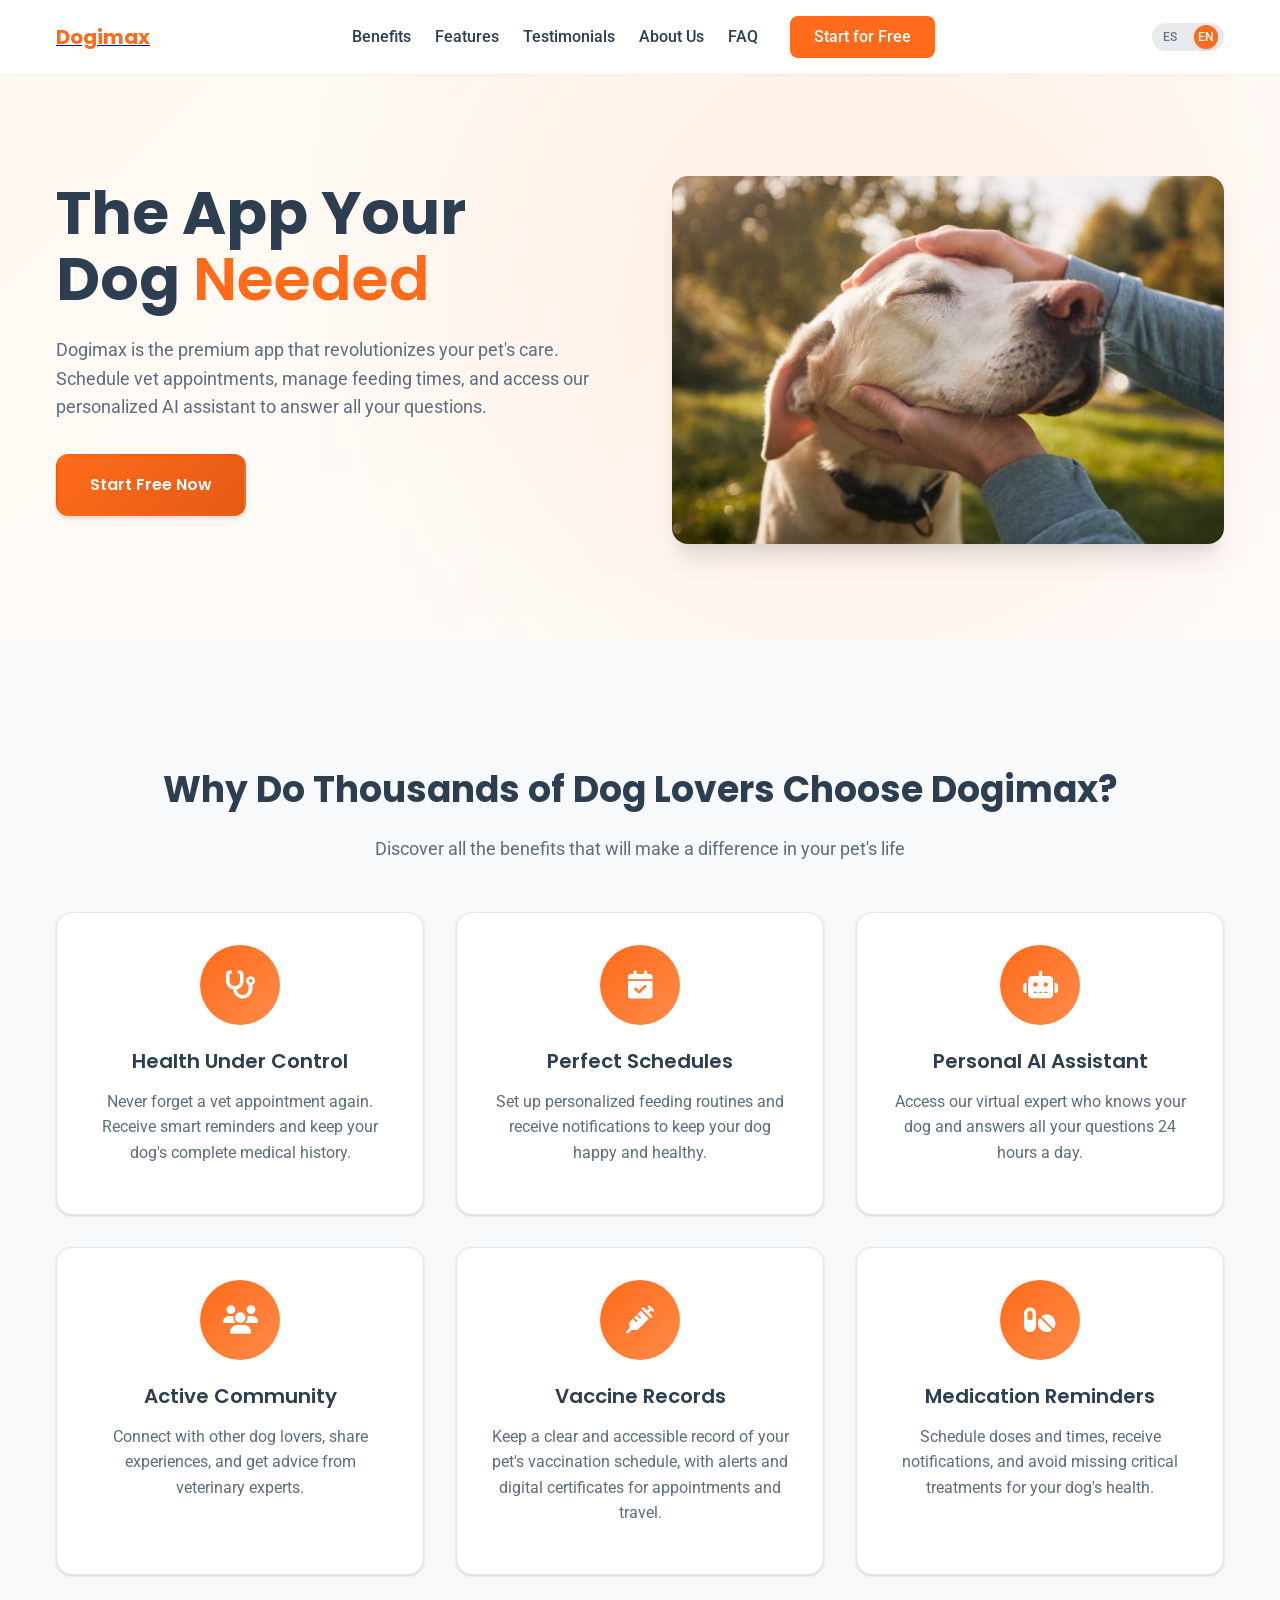
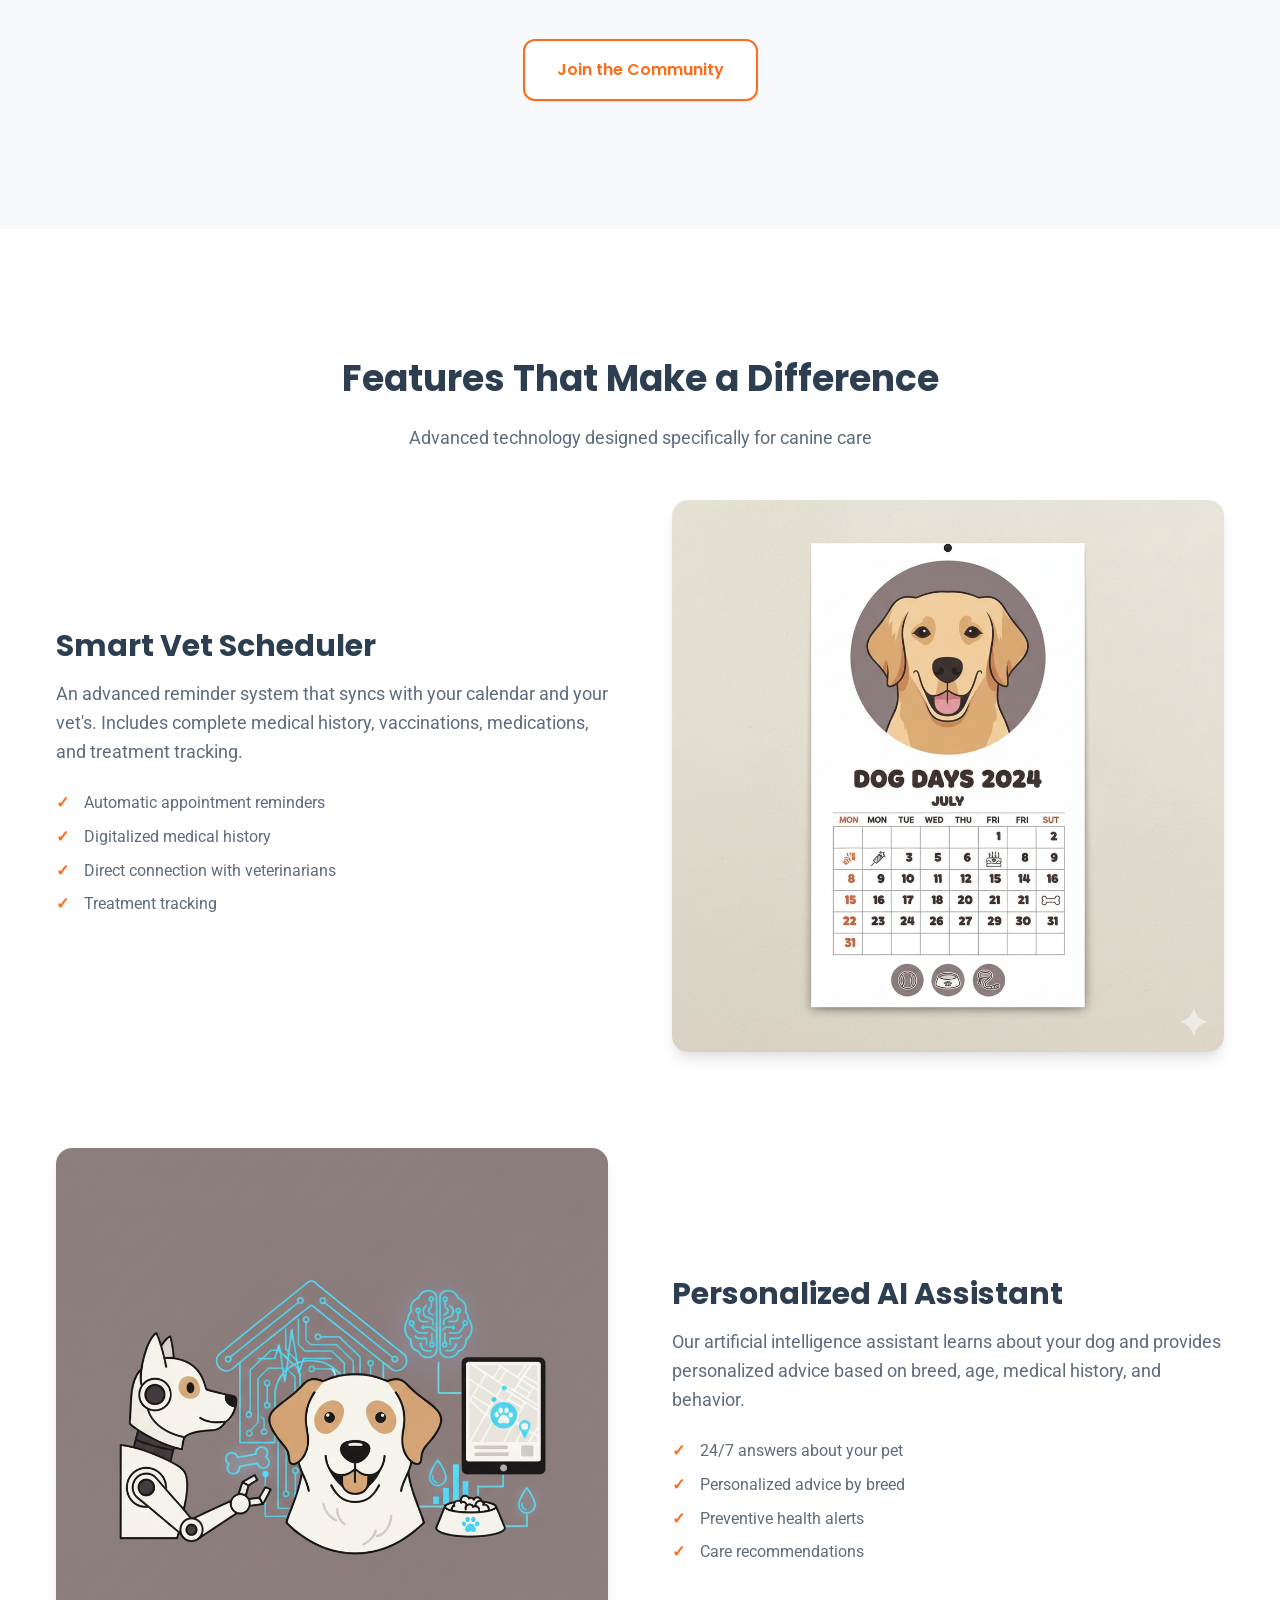
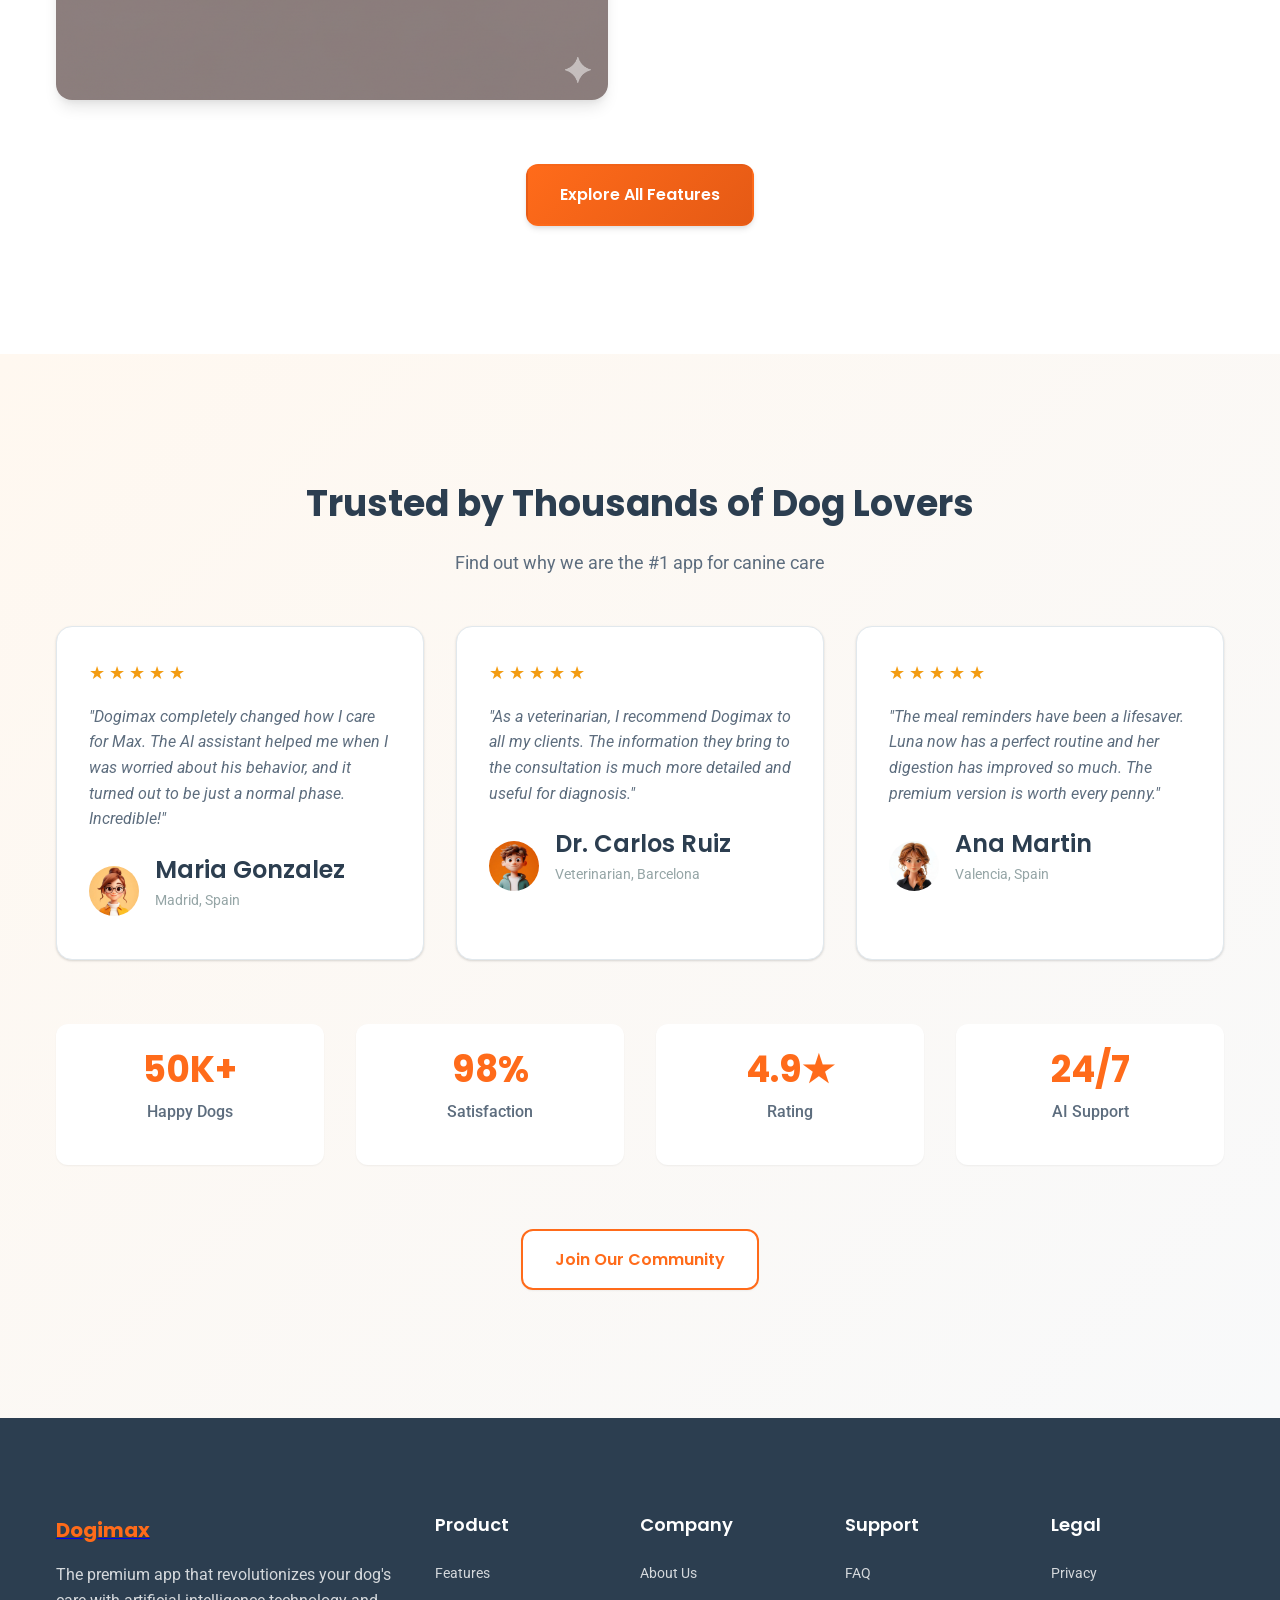
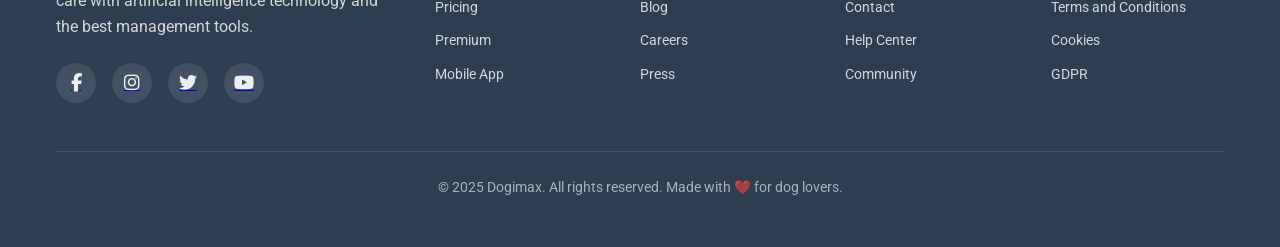
<file: index.html>
<!DOCTYPE html>
<html lang="en">
<head>
    <meta charset="UTF-8">
    <meta name="viewport" content="width=device-width, initial-scale=1.0">
    <title>Dogimax - The Ultimate App for Your Dog's Care</title>
    <meta name="description" content="Dogimax is the premium app you need to care for your dog. Schedule vet appointments, manage feeding times, and access our AI assistant to answer all your pet care questions.">
    <meta name="keywords" content="dog care, pet app, veterinarian, schedule appointments, dog feeding schedule, pet AI">
    <meta name="author" content="Dogimax">
    
    <!-- Open Graph Meta Tags -->
    <meta property="og:title" content="Dogimax - The Ultimate App for Your Dog's Care">
    <meta property="og:description" content="Schedule vet appointments, manage feeding times, and access our AI assistant for your pet's perfect care.">
    <meta property="og:image" content="./assets/img/dogimax-og-image.jpg">
    <meta property="og:url" content="https://dogimax.com">
    <meta property="og:type" content="website">
    <meta property="og:site_name" content="Dogimax">
    
    <!-- Twitter Card Meta Tags -->
    <meta name="twitter:card" content="summary_large_image">
    <meta name="twitter:title" content="Dogimax - The Ultimate App for Your Dog's Care">
    <meta name="twitter:description" content="Schedule vet appointments, manage feeding times, and access our AI assistant for your pet's perfect care.">
    <meta name="twitter:image" content="./assets/img/dogimax-twitter-card.jpg">

    <!-- Font Awesome CDN -->
    <link rel="stylesheet" href="https://cdnjs.cloudflare.com/ajax/libs/font-awesome/6.3.0/css/all.min.css">    
    
    <!-- Schema.org Structured Data -->
    <script type="application/ld+json">
    {
        "@context": "https://schema.org",
        "@type": "SoftwareApplication",
        "name": "Dogimax",
        "description": "Premium application for comprehensive dog care with features for vet scheduling, feeding times, and an AI assistant.",
        "url": "https://dogimax.com",
        "applicationCategory": "LifestyleApplication",
        "operatingSystem": "Web, iOS, Android",
        "offers": {
            "@type": "Offer",
            "price": "0",
            "priceCurrency": "USD",
            "availability": "https://schema.org/InStock"
        },
        "aggregateRating": {
            "@type": "AggregateRating",
            "ratingValue": "4.8",
            "reviewCount": "1250"
        }
    }
    </script>
    
    <!-- Google Fonts -->
    <link rel="preconnect" href="https://fonts.googleapis.com">
    <link rel="preconnect" href="https://fonts.gstatic.com" crossorigin>
    <link href="https://fonts.googleapis.com/css2?family=Poppins:wght@300;400;500;600;700&family=Roboto:wght@300;400;500&display=swap" rel="stylesheet">
    
    <!-- Favicon -->
    <link rel="icon" type="image/png" sizes="32x32" href="./assets/img/favicon-32x32.png">
    <link rel="icon" type="image/png" sizes="16x16" href="./assets/img/favicon-16x16.png">
    
    <!-- Stylesheets -->
    <link rel="stylesheet" href="./styles/reset.css">
    <link rel="stylesheet" href="./styles/style.css">
</head>
<body>
    <!-- Header -->
    <header class="main-header">
        <div class="container">
            <div class="header__content">
                <div class="header__logo">
                    <a href="./index.html" class="logo__link" aria-label="Go to homepage"><span class="logo__text">Dogimax</span></a>
                </div>
                
                <nav class="main-nav" aria-label="Main navigation">
                    <ul class="nav__list">
                        <li class="nav__item"><a href="#benefits" class="nav__link" data-i18n="nav.benefits">Benefits</a></li>
                        <li class="nav__item"><a href="#features" class="nav__link" data-i18n="nav.features">Features</a></li>
                        <li class="nav__item"><a href="#testimonials" class="nav__link" data-i18n="nav.testimonials">Testimonials</a></li>
                        <li class="nav__item"><a href="./about-us.html" class="nav__link" data-i18n="nav.about">About Us</a></li>
                        <li class="nav__item"><a href="./faq.html" class="nav__link" data-i18n="nav.faq">FAQ</a></li>
                    </ul>
                    <a href="#signup" class="cta-primary nav__cta" data-i18n="nav.cta">Start for Free</a>
                </nav>

                <div class="lang-switcher">
                    <label for="lang-toggle" class="sr-only">Language Switcher</label>
                    <input type="checkbox" id="lang-toggle" class="lang-switcher__toggle">
                    <div class="lang-switcher__slider">
                        <span class="lang-switcher__label lang-switcher__label--en">EN</span>
                        <span class="lang-switcher__label lang-switcher__label--es">ES</span>
                    </div>
                </nav>
                
                <button class="mobile-menu-toggle" aria-label="Open navigation menu" aria-expanded="false">
                    <span class="hamburger-line"></span>
                    <span class="hamburger-line"></span>
                    <span class="hamburger-line"></span>
                </button>
            </div>
        </div>
    </header>

    <main>
        <!-- Hero Section -->
        <section class="hero-section">
            <div class="container">
                <div class="hero__content">
                    <div class="hero__text">
                        <h1 class="hero__title" data-i18n="hero.title">
                            The App Your Dog <span class="text-highlight" data-i18n="hero.titleHighlight">Needed</span>
                        </h1>
                        <p class="hero__subtitle" data-i18n="hero.subtitle">
                            Dogimax is the premium app that revolutionizes your pet's care.
                            Schedule vet appointments, manage feeding times, and access our
                            personalized AI assistant to answer all your questions.
                        </p>
                        <div class="hero__cta">
                            <a href="#signup" class="cta-button cta-button--primary" data-i18n="hero.cta">
                                Start Free Now
                            </a>
                            
                        </div>
                    </div>
                    <div class="hero__image">
                        <img src="./assets/img/hero-dog-app.jpg" alt="Happy dog using the Dogimax app" loading="eager">
                    </div>
                </div>
            </div>
        </section>

        <!-- Benefits Section -->
        <section class="benefits-section" id="benefits">
            <div class="container">
                <div class="section-header">
                    <h2 class="section-title" data-i18n="benefits.title">Why Do Thousands of Dog Lovers Choose Dogimax?</h2>
                    <p class="section-subtitle" data-i18n="benefits.subtitle">
                        Discover all the benefits that will make a difference in your pet's life
                    </p>
                </div>
                
                <div class="benefits-grid">
                    <div class="benefit-card">
                        <div class="benefit-card__icon">
                                    <i class="fa-solid fa-stethoscope" aria-hidden="true"></i>
                                    <span class="sr-only">Health</span>
                        </div>
                        <h3 class="benefit-card__title" data-i18n="benefits.card1.title">Health Under Control</h3>
                        <p class="benefit-card__description" data-i18n="benefits.card1.description">
                            Never forget a vet appointment again. Receive smart reminders
                            and keep your dog's complete medical history.
                        </p>
                    </div>
                    
                    <div class="benefit-card">
                        <div class="benefit-card__icon">
                                    <i class="fa-solid fa-calendar-check" aria-hidden="true"></i>
                                    <span class="sr-only">Schedules</span>
                        </div>
                        <h3 class="benefit-card__title" data-i18n="benefits.card2.title">Perfect Schedules</h3>
                        <p class="benefit-card__description" data-i18n="benefits.card2.description">
                            Set up personalized feeding routines and receive notifications
                            to keep your dog happy and healthy.
                        </p>
                    </div>
                    
                    <div class="benefit-card">
                        <div class="benefit-card__icon">
                                    <i class="fa-solid fa-robot" aria-hidden="true"></i>
                                    <span class="sr-only">AI Assistant</span>
                        </div>
                        <h3 class="benefit-card__title" data-i18n="benefits.card3.title">Personal AI Assistant</h3>
                        <p class="benefit-card__description" data-i18n="benefits.card3.description">
                            Access our virtual expert who knows your dog and answers
                            all your questions 24 hours a day.
                        </p>
                    </div>
                    
                    <div class="benefit-card">
                        <div class="benefit-card__icon">
                                    <i class="fa-solid fa-users" aria-hidden="true"></i>
                                    <span class="sr-only">Community</span>
                        </div>
                        <h3 class="benefit-card__title" data-i18n="benefits.card4.title">Active Community</h3>
                        <p class="benefit-card__description" data-i18n="benefits.card4.description">
                            Connect with other dog lovers, share experiences,
                            and get advice from veterinary experts.
                        </p>
                    </div>
                    
                    <div class="benefit-card">
                        <div class="benefit-card__icon">
                                    <i class="fa-solid fa-syringe" aria-hidden="true"></i>
                                    <span class="sr-only">Vaccine Records</span>
                        </div>
                        <h3 class="benefit-card__title" data-i18n="benefits.card5.title">Vaccine Records</h3>
                        <p class="benefit-card__description" data-i18n="benefits.card5.description">
                            Keep a clear and accessible record of your pet's vaccination schedule,
                            with alerts and digital certificates for appointments and travel.
                        </p>
                    </div>

                    <div class="benefit-card">
                        <div class="benefit-card__icon">
                                    <i class="fa-solid fa-pills" aria-hidden="true"></i>
                                    <span class="sr-only">Medication Reminders</span>
                        </div>
                        <h3 class="benefit-card__title" data-i18n="benefits.card6.title">Medication Reminders</h3>
                        <p class="benefit-card__description" data-i18n="benefits.card6.description">
                            Schedule doses and times, receive notifications, and avoid missing
                            critical treatments for your dog's health.
                        </p>
                    </div>
                </div>
                
                <div class="section-cta">
                    <a href="#signup" class="cta-button cta-button--secondary" data-i18n="benefits.cta">
                        Join the Community
                    </a>
                </div>
            </div>
        </section>

        <!-- Features Section -->
        <section class="features-section" id="features">
            <div class="container">
                <div class="section-header">
                    <h2 class="section-title" data-i18n="features.title">Features That Make a Difference</h2>
                    <p class="section-subtitle" data-i18n="features.subtitle">
                        Advanced technology designed specifically for canine care
                    </p>
                </div>
                
                <div class="features-list">
                    <div class="feature-item">
                        <div class="feature-item__content">
                            <h3 class="feature-item__title" data-i18n="features.item1.title">Smart Vet Scheduler</h3>
                            <p class="feature-item__description" data-i18n="features.item1.description">
                                An advanced reminder system that syncs with your calendar
                                and your vet's. Includes complete medical history, vaccinations,
                                medications, and treatment tracking.
                            </p>
                            <ul class="feature-item__list">
                                <li data-i18n="features.item1.bullet1">Automatic appointment reminders</li>
                                <li data-i18n="features.item1.bullet2">Digitalized medical history</li>
                                <li data-i18n="features.item1.bullet3">Direct connection with veterinarians</li>
                                <li data-i18n="features.item1.bullet4">Treatment tracking</li>
                            </ul>
                        </div>
                        <div class="feature-item__image">
                            <img src="./assets/img/feature-calendar.png" alt="Veterinary calendar in the Dogimax app" loading="lazy">
                        </div>
                    </div>
                    
                    <div class="feature-item feature-item--reverse">
                        <div class="feature-item__content">
                            <h3 class="feature-item__title" data-i18n="features.item2.title">Personalized AI Assistant</h3>
                            <p class="feature-item__description" data-i18n="features.item2.description">
                                Our artificial intelligence assistant learns about your dog
                                and provides personalized advice based on breed, age,
                                medical history, and behavior.
                            </p>
                            <ul class="feature-item__list">
                                <li data-i18n="features.item2.bullet1">24/7 answers about your pet</li>
                                <li data-i18n="features.item2.bullet2">Personalized advice by breed</li>
                                <li data-i18n="features.item2.bullet3">Preventive health alerts</li>
                                <li data-i18n="features.item2.bullet4">Care recommendations</li>
                            </ul>
                        </div>
                        <div class="feature-item__image">
                            <img src="./assets/img/feature-ai-chat.png" alt="Chat with AI assistant in Dogimax" loading="lazy">
                        </div>
                    </div>
                    
                    
                </div>
                
                <div class="section-cta">
                    <a href="#signup" class="cta-button cta-button--primary" data-i18n="features.cta">
                        Explore All Features
                    </a>
                </div>
            </div>
        </section>

        <!-- Social Proof Section -->
        <section class="social-proof-section" id="testimonials">
            <div class="container">
                <div class="section-header">
                    <h2 class="section-title" data-i18n="testimonials.title">Trusted by Thousands of Dog Lovers</h2>
                    <p class="section-subtitle" data-i18n="testimonials.subtitle">
                        Find out why we are the #1 app for canine care
                    </p>
                </div>
                
                <div class="testimonials-grid">
                    <div class="testimonial-card">
                        <div class="testimonial-card__rating">
                            <span class="star">★</span>
                            <span class="star">★</span>
                            <span class="star">★</span>
                            <span class="star">★</span>
                            <span class="star">★</span>
                        </div>
                        <p class="testimonial-card__text" data-i18n="testimonials.card1.text">
                            "Dogimax completely changed how I care for Max. The AI assistant helped me
                            when I was worried about his behavior, and it turned out to be just a
                            normal phase. Incredible!"
                        </p>
                        <div class="testimonial-card__author">
                            <img src="./assets/img/testimonial-1.jpg" alt="Maria Gonzalez" class="author__image" loading="lazy">
                            <div class="author__info">
                                <h4 class="author__name" data-i18n="testimonials.card1.author">Maria Gonzalez</h4>
                                <p class="author__location" data-i18n="testimonials.card1.location">Madrid, Spain</p>
                            </div>
                        </div>
                    </div>
                    
                    <div class="testimonial-card">
                        <div class="testimonial-card__rating">
                            <span class="star">★</span>
                            <span class="star">★</span>
                            <span class="star">★</span>
                            <span class="star">★</span>
                            <span class="star">★</span>
                        </div>
                        <p class="testimonial-card__text" data-i18n="testimonials.card2.text">
                            "As a veterinarian, I recommend Dogimax to all my clients. The
                            information they bring to the consultation is much more detailed
                            and useful for diagnosis."
                        </p>
                        <div class="testimonial-card__author">
                            <img src="./assets/img/testimonial-2.jpg" alt="Dr. Carlos Ruiz" class="author__image" loading="lazy">
                            <div class="author__info">
                                <h4 class="author__name" data-i18n="testimonials.card2.author">Dr. Carlos Ruiz</h4>
                                <p class="author__location" data-i18n="testimonials.card2.location">Veterinarian, Barcelona</p>
                            </div>
                        </div>
                    </div>
                    
                    <div class="testimonial-card">
                        <div class="testimonial-card__rating">
                            <span class="star">★</span>
                            <span class="star">★</span>
                            <span class="star">★</span>
                            <span class="star">★</span>
                            <span class="star">★</span>
                        </div>
                        <p class="testimonial-card__text" data-i18n="testimonials.card3.text">
                            "The meal reminders have been a lifesaver. Luna now
                            has a perfect routine and her digestion has improved so much.
                            The premium version is worth every penny."
                        </p>
                        <div class="testimonial-card__author">
                            <img src="./assets/img/testimonial-3.jpg" alt="Ana Martin" class="author__image" loading="lazy">
                            <div class="author__info">
                                <h4 class="author__name" data-i18n="testimonials.card3.author">Ana Martin</h4>
                                <p class="author__location" data-i18n="testimonials.card3.location">Valencia, Spain</p>
                            </div>
                        </div>
                    </div>
                </div>
                
                <div class="stats-grid">
                    <div class="stat-item">
                        <h3 class="stat-item__number">50K+</h3>
                        <p class="stat-item__label" data-i18n="stats.item1">Happy Dogs</p>
                    </div>
                    <div class="stat-item">
                        <h3 class="stat-item__number">98%</h3>
                        <p class="stat-item__label" data-i18n="stats.item2">Satisfaction</p>
                    </div>
                    <div class="stat-item">
                        <h3 class="stat-item__number">4.9★</h3>
                        <p class="stat-item__label" data-i18n="stats.item3">Rating</p>
                    </div>
                    <div class="stat-item">
                        <h3 class="stat-item__number">24/7</h3>
                        <p class="stat-item__label" data-i18n="stats.item4">AI Support</p>
                    </div>
                </div>
                
                <div class="section-cta">
                    <a href="#signup" class="cta-button cta-button--secondary" data-i18n="testimonials.cta">
                        Join Our Community
                    </a>
                </div>
            </div>
        </section>


    </main>

    <!-- Footer -->
    <footer class="main-footer">
        <div class="container">
            <div class="footer__content">
                <div class="footer__section footer__section--brand">
                    <div class="footer__logo">
                            <a href="./index.html" class="logo__link" aria-label="Go to homepage"><span class="logo__text">Dogimax</span></a>
                        </div>
                    <p class="footer__description" data-i18n="footer.description">
                        The premium app that revolutionizes your dog's care with
                        artificial intelligence technology and the best management
                        tools.
                    </p>
                    <div class="footer__social">
                        <a href="#" class="social-link" aria-label="Facebook">
                            <i class="fa-brands fa-facebook-f" aria-hidden="true"></i>
                            <span class="sr-only">Facebook</span>
                        </a>
                        <a href="#" class="social-link" aria-label="Instagram">
                            <i class="fa-brands fa-instagram" aria-hidden="true"></i>
                            <span class="sr-only">Instagram</span>
                        </a>
                        <a href="#" class="social-link" aria-label="Twitter">
                            <i class="fa-brands fa-twitter" aria-hidden="true"></i>
                            <span class="sr-only">Twitter</span>
                        </a>
                        <a href="#" class="social-link" aria-label="YouTube">
                            <i class="fa-brands fa-youtube" aria-hidden="true"></i>
                            <span class="sr-only">YouTube</span>
                        </a>
                    </div>
                </div>
                
                <div class="footer__section">
                    <h3 class="footer__title" data-i18n="footer.product.title">Product</h3>
                    <ul class="footer__links">
                        <li><a href="#features" class="footer__link" data-i18n="footer.product.features">Features</a></li>
                        <li><a href="#" class="footer__link" data-i18n="footer.product.pricing">Pricing</a></li>
                        <li><a href="#" class="footer__link" data-i18n="footer.product.premium">Premium</a></li>
                        <li><a href="#" class="footer__link" data-i18n="footer.product.mobile">Mobile App</a></li>
                    </ul>
                </div>
                
                <div class="footer__section">
                    <h3 class="footer__title" data-i18n="footer.company.title">Company</h3>
                    <ul class="footer__links">
                        <li><a href="./about-us.html" class="footer__link" data-i18n="footer.company.about">About Us</a></li>
                        <li><a href="#" class="footer__link" data-i18n="footer.company.blog">Blog</a></li>
                        <li><a href="#" class="footer__link" data-i18n="footer.company.careers">Careers</a></li>
                        <li><a href="#" class="footer__link" data-i18n="footer.company.press">Press</a></li>
                    </ul>
                </div>
                
                <div class="footer__section">
                    <h3 class="footer__title" data-i18n="footer.support.title">Support</h3>
                    <ul class="footer__links">
                        <li><a href="./faq.html" class="footer__link" data-i18n="footer.support.faq">FAQ</a></li>
                        <li><a href="#" class="footer__link" data-i18n="footer.support.contact">Contact</a></li>
                        <li><a href="#" class="footer__link" data-i18n="footer.support.help">Help Center</a></li>
                        <li><a href="#" class="footer__link" data-i18n="footer.support.community">Community</a></li>
                    </ul>
                </div>
                
                <div class="footer__section">
                    <h3 class="footer__title" data-i18n="footer.legal.title">Legal</h3>
                    <ul class="footer__links">
                        <li><a href="#" class="footer__link" data-i18n="footer.legal.privacy">Privacy</a></li>
                        <li><a href="./terms-and-conditions.html" class="footer__link" data-i18n="footer.legal.terms">Terms and Conditions</a></li>
                        <li><a href="#" class="footer__link" data-i18n="footer.legal.cookies">Cookies</a></li>
                        <li><a href="#" class="footer__link" data-i18n="footer.legal.gdpr">GDPR</a></li>
                    </ul>
                </div>
            </div>
            
            <div class="footer__bottom">
                <p class="footer__copyright" data-i18n="footer.copyright">
                    © 2025 Dogimax. All rights reserved. Made with ❤️ for dog lovers.
                </p>
            </div>
        </div>
    </footer>

    <!-- JavaScript -->
    <script src="./scripts/script.js"></script>
</body>
</html>
</file>
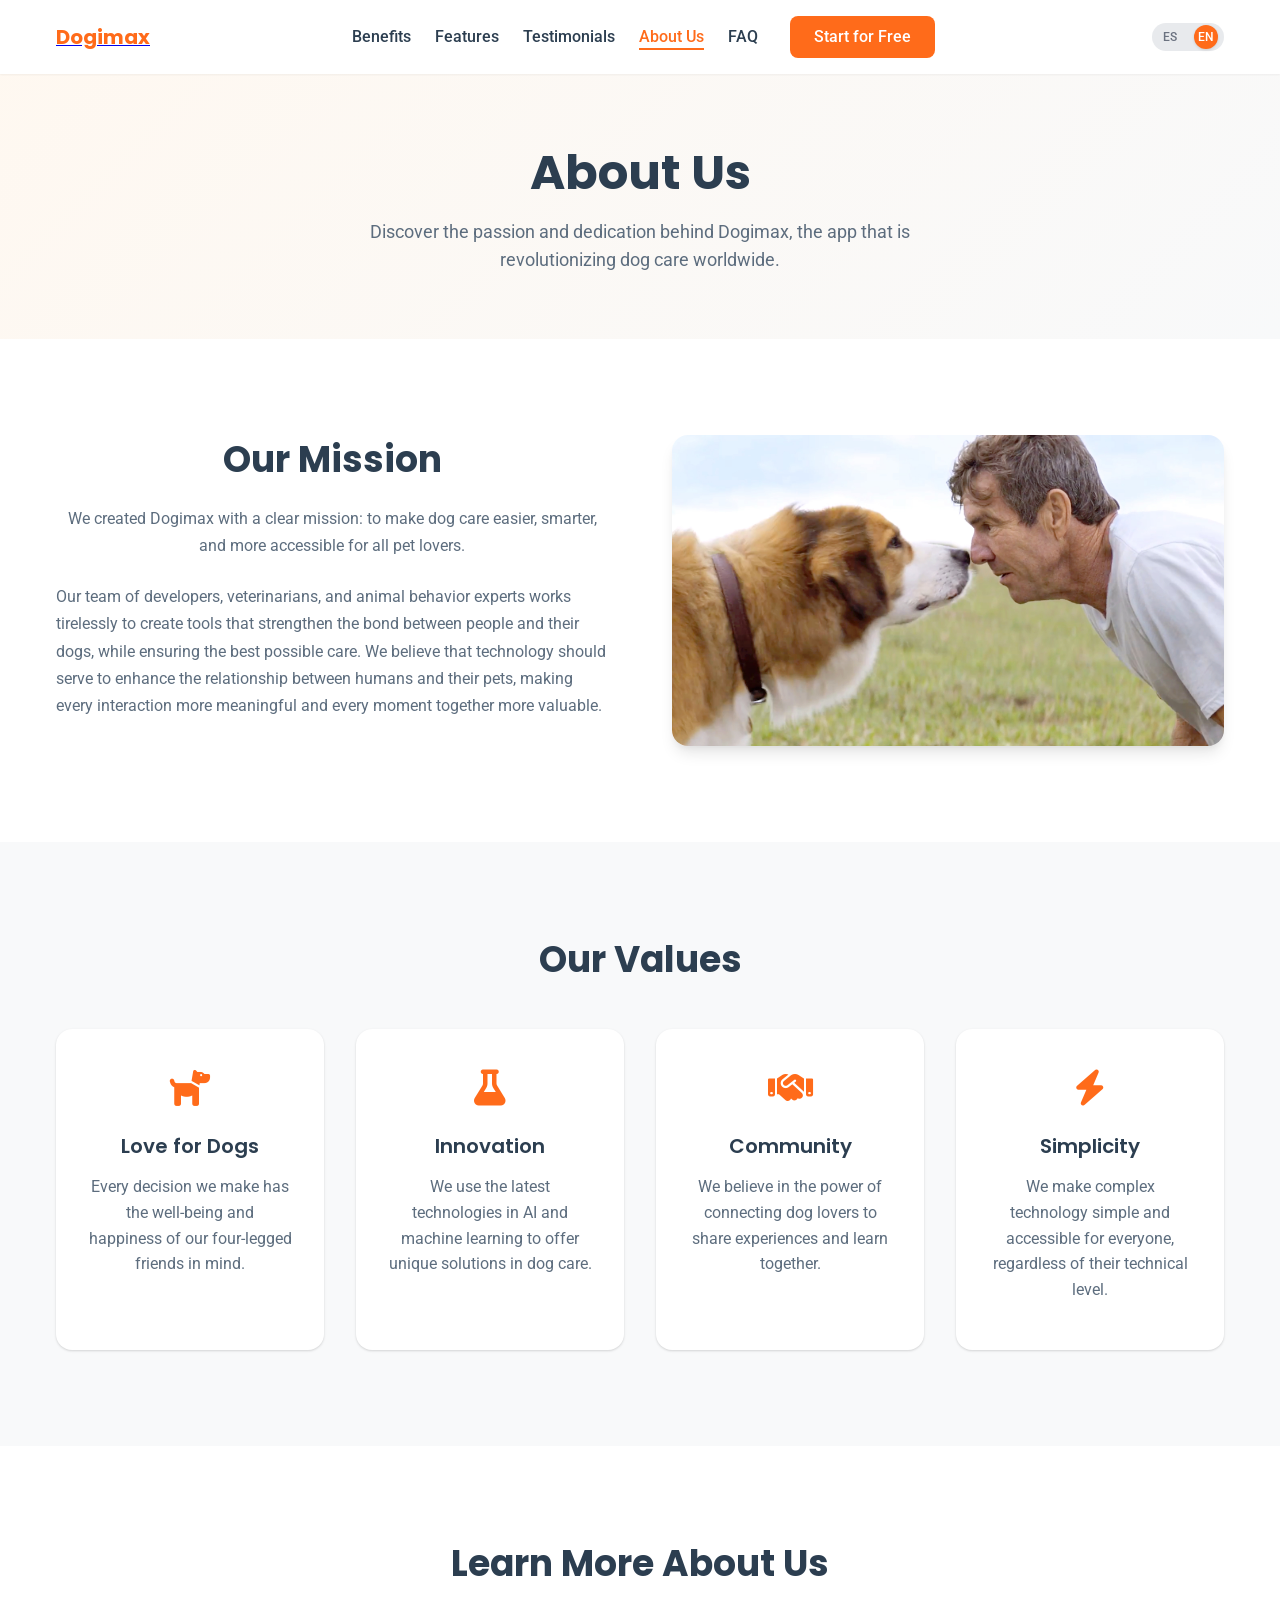
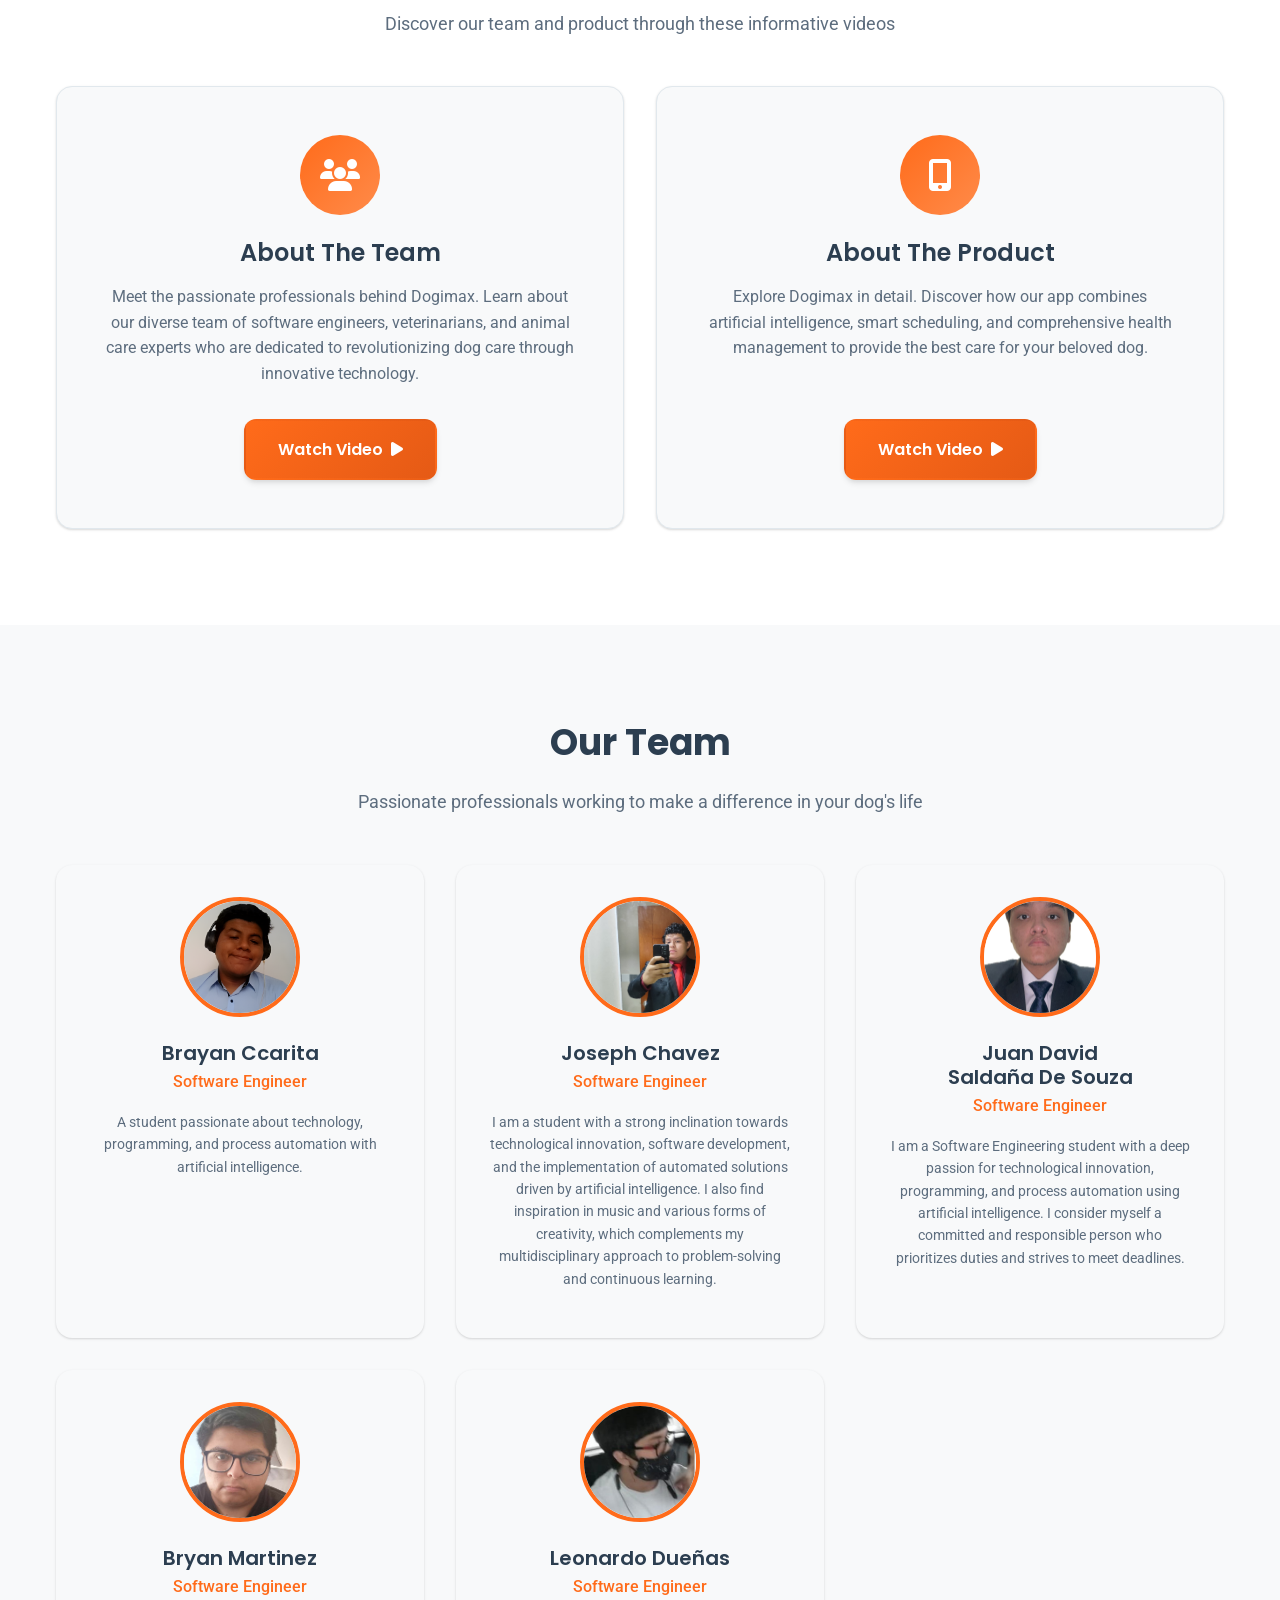
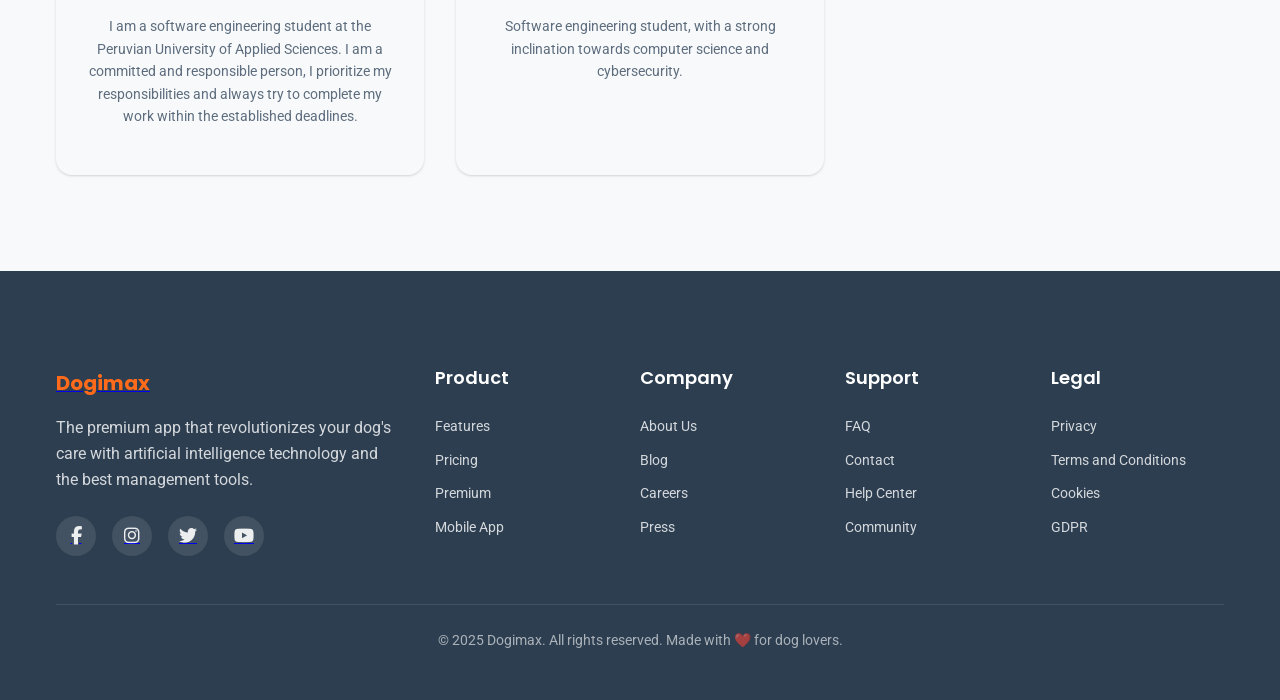
<file: about-us.html>
<!DOCTYPE html>
<html lang="en">
<head>
    <meta charset="UTF-8">
    <meta name="viewport" content="width=device-width, initial-scale=1.0">
    <title>About Us - Dogimax</title>
    <meta name="description" content="Learn the story behind Dogimax, the app that is revolutionizing dog care with advanced technology and artificial intelligence.">
    
    <!-- Google Fonts -->
    <link rel="preconnect" href="https://fonts.googleapis.com">
    <link rel="preconnect" href="https://fonts.gstatic.com" crossorigin>
    <link href="https://fonts.googleapis.com/css2?family=Poppins:wght@300;400;500;600;700&family=Roboto:wght@300;400;500&display=swap" rel="stylesheet">
    <!-- Font Awesome CDN -->
    <link rel="stylesheet" href="https://cdnjs.cloudflare.com/ajax/libs/font-awesome/6.3.0/css/all.min.css">
    
    <!-- Stylesheets -->
    <link rel="stylesheet" href="./styles/reset.css">
    <link rel="stylesheet" href="./styles/style.css">
</head>
<body>
    <!-- Header -->
    <header class="main-header">
        <div class="container">
            <div class="header__content">
                <div class="header__logo">
                    <a href="./index.html" class="logo__link" aria-label="Go to homepage"><span class="logo__text">Dogimax</span></a>
                </div>
                
                <nav class="main-nav" aria-label="Main navigation">
                    <ul class="nav__list">
                        <li class="nav__item"><a href="./index.html#benefits" class="nav__link" data-i18n="nav.benefits">Benefits</a></li>
                        <li class="nav__item"><a href="./index.html#features" class="nav__link" data-i18n="nav.features">Features</a></li>
                        <li class="nav__item"><a href="./index.html#testimonials" class="nav__link" data-i18n="nav.testimonials">Testimonials</a></li>
                        <li class="nav__item"><a href="./about-us.html" class="nav__link nav__link--active" data-i18n="nav.about">About Us</a></li>
                        <li class="nav__item"><a href="./faq.html" class="nav__link" data-i18n="nav.faq">FAQ</a></li>
                    </ul>
                    <a href="./index.html#signup" class="cta-primary nav__cta" data-i18n="nav.cta">Start for Free</a>
                </nav>

                <div class="lang-switcher">
                    <label for="lang-toggle" class="sr-only">Language Switcher</label>
                    <input type="checkbox" id="lang-toggle" class="lang-switcher__toggle">
                    <div class="lang-switcher__slider">
                        <span class="lang-switcher__label lang-switcher__label--en">EN</span>
                        <span class="lang-switcher__label lang-switcher__label--es">ES</span>
                    </div>
                </nav>
                
                <button class="mobile-menu-toggle" aria-label="Open navigation menu" aria-expanded="false">
                    <span class="hamburger-line"></span>
                    <span class="hamburger-line"></span>
                    <span class="hamburger-line"></span>
                </button>
            </div>
        </div>
    </header>

    <main>
        <!-- Hero Section -->
        <section class="page-hero">
            <div class="container">
                <div class="page-hero__content">
                    <h1 class="page-hero__title" data-i18n="about.hero.title">About Us</h1>
                    <p class="page-hero__subtitle" data-i18n="about.hero.subtitle">
                        Discover the passion and dedication behind Dogimax, the app that is revolutionizing dog care worldwide.
                    </p>
                </div>
            </div>
        </section>

        <!-- Mission Section -->
        <section class="mission-section">
            <div class="container">
                <div class="mission__content">
                    <div class="mission__text">
                        <h2 class="section-title" data-i18n="about.mission.title">Our Mission</h2>
                        <p class="section-subtitle" data-i18n="about.mission.subtitle">
                            We created Dogimax with a clear mission: to make dog care easier, smarter, and more accessible for all pet lovers.
                        </p>
                        <p data-i18n="about.mission.description">
                            Our team of developers, veterinarians, and animal behavior experts works tirelessly to create tools that strengthen the bond between people and their dogs, while ensuring the best possible care. We believe that technology should serve to enhance the relationship between humans and their pets, making every interaction more meaningful and every moment together more valuable.
                        </p>
                    </div>
                    <div class="mission__image">
                        <img src="./assets/img/about-mission.jpg" alt="Dogimax team working" loading="lazy">
                    </div>
                </div>
            </div>
        </section>

        <!-- Values Section -->
        <section class="values-section">
            <div class="container">
                <h2 class="section-title text-center" data-i18n="about.values.title">Our Values</h2>
                <div class="values-grid">
                    <div class="value-card">
                        <div class="value-card__icon"><i class="fa-solid fa-dog" aria-hidden="true"></i><span class="sr-only">Dog</span></div>
                        <h3 class="value-card__title" data-i18n="about.values.card1.title">Love for Dogs</h3>
                        <p class="value-card__description" data-i18n="about.values.card1.description">
                            Every decision we make has the well-being and happiness of our four-legged friends in mind.
                        </p>
                    </div>
                    
                    <div class="value-card">
                        <div class="value-card__icon"><i class="fa-solid fa-flask" aria-hidden="true"></i><span class="sr-only">Innovation</span></div>
                        <h3 class="value-card__title" data-i18n="about.values.card2.title">Innovation</h3>
                        <p class="value-card__description" data-i18n="about.values.card2.description">
                            We use the latest technologies in AI and machine learning to offer unique solutions in dog care.
                        </p>
                    </div>
                    
                    <div class="value-card">
                        <div class="value-card__icon"><i class="fa-solid fa-handshake" aria-hidden="true"></i><span class="sr-only">Community</span></div>
                        <h3 class="value-card__title" data-i18n="about.values.card3.title">Community</h3>
                        <p class="value-card__description" data-i18n="about.values.card3.description">
                            We believe in the power of connecting dog lovers to share experiences and learn together.
                        </p>
                    </div>
                    
                    <div class="value-card">
                        <div class="value-card__icon"><i class="fa-solid fa-bolt" aria-hidden="true"></i><span class="sr-only">Simplicity</span></div>
                        <h3 class="value-card__title" data-i18n="about.values.card4.title">Simplicity</h3>
                        <p class="value-card__description" data-i18n="about.values.card4.description">
                            We make complex technology simple and accessible for everyone, regardless of their technical level.
                        </p>
                    </div>
                </div>
            </div>
        </section>

        <!-- About Videos Section -->
        <section class="about-videos-section">
            <div class="container">
                <h2 class="section-title text-center" data-i18n="about.videos.title">Learn More About Us</h2>
                <p class="section-subtitle text-center" data-i18n="about.videos.subtitle">
                    Discover our team and product through these informative videos
                </p>
                <div class="about-videos-grid">
                    <div class="about-video-card">
                        <div class="about-video-card__icon">
                            <i class="fa-solid fa-users" aria-hidden="true"></i>
                            <span class="sr-only">Team</span>
                        </div>
                        <h3 class="about-video-card__title" data-i18n="about.videos.team.title">About The Team</h3>
                        <p class="about-video-card__description" data-i18n="about.videos.team.description">
                            Meet the passionate professionals behind Dogimax. Learn about our diverse team of software engineers, veterinarians, and animal care experts who are dedicated to revolutionizing dog care through innovative technology.
                        </p>
                        <a href="https://youtu.be/KoDxTZhzK-U" target="_blank" rel="noopener noreferrer" class="cta-button cta-button--primary">
                            <span data-i18n="about.videos.team.button">Watch Video</span> <i class="fa-solid fa-play" aria-hidden="true"></i>
                        </a>
                    </div>
                    
                    <div class="about-video-card">
                        <div class="about-video-card__icon">
                            <i class="fa-solid fa-mobile-screen-button" aria-hidden="true"></i>
                            <span class="sr-only">Product</span>
                        </div>
                        <h3 class="about-video-card__title" data-i18n="about.videos.product.title">About The Product</h3>
                        <p class="about-video-card__description" data-i18n="about.videos.product.description">
                            Explore Dogimax in detail. Discover how our app combines artificial intelligence, smart scheduling, and comprehensive health management to provide the best care for your beloved dog.
                        </p>
                        <a href="https://youtu.be/7kLxtACvOlM" target="_blank" rel="noopener noreferrer" class="cta-button cta-button--primary">
                            <span data-i18n="about.videos.product.button">Watch Video</span> <i class="fa-solid fa-play" aria-hidden="true"></i>
                        </a>
                    </div>
                </div>
            </div>
        </section>

        <!-- Team Section -->
        <section class="team-section">
            <div class="container">
                <h2 class="section-title text-center" data-i18n="about.team.title">Our Team</h2>
                <p class="section-subtitle text-center" data-i18n="about.team.subtitle">
                    Passionate professionals working to make a difference in your dog's life
                </p>
                <div class="team-grid">
                    <div class="team-member">
                        <img src="./assets/img/member-1.png" alt="Brayan Ccarita" class="team-member__image" loading="lazy">
                        <h3 class="team-member__name">Brayan Ccarita</h3>
                        <p class="team-member__role">Software Engineer</p>
                        <p class="team-member__description" data-i18n="about.team.member1.description">
                            A student passionate about technology, programming, and process automation with artificial intelligence.
                        </p>
                    </div>
                    
                    <div class="team-member">
                        <img src="./assets/img/member-2.jpeg" alt="Joseph Chavez" class="team-member__image" loading="lazy">
                        <h3 class="team-member__name">Joseph Chavez</h3>
                        <p class="team-member__role">Software Engineer</p>
                        <p class="team-member__description" data-i18n="about.team.member2.description">
                            I am a student with a strong inclination towards technological innovation, software development, and the implementation of automated solutions driven by artificial intelligence. I also find inspiration in music and various forms of creativity, which complements my multidisciplinary approach to problem-solving and continuous learning.
                        </p>
                    </div>
                    
                    <div class="team-member">
                        <img src="./assets/img/member-3.jpeg" alt="Juan David Saldaña De Souza" class="team-member__image" loading="lazy">
                        <h3 class="team-member__name">Juan David Saldaña De Souza</h3>
                        <p class="team-member__role">Software Engineer</p>
                        <p class="team-member__description" data-i18n="about.team.member3.description">
                            I am a Software Engineering student with a deep passion for technological innovation, programming, and process automation using artificial intelligence. I consider myself a committed and responsible person who prioritizes duties and strives to meet deadlines.
                        </p>
                    </div>

                    <div class="team-member">
                        <img src="./assets/img/member-4.png" alt="Bryan Martinez" class="team-member__image" loading="lazy">
                        <h3 class="team-member__name">Bryan Martinez</h3>
                        <p class="team-member__role">Software Engineer</p>
                        <p class="team-member__description" data-i18n="about.team.member4.description">
                            I am a software engineering student at the Peruvian University of Applied Sciences. I am a committed and responsible person, I prioritize my responsibilities and always try to complete my work within the established deadlines.
                        </p>
                    </div>

           <div class="team-member">

                        <img src="./assets/img/member-5.png" alt="Leonardo Dueñas" class="team-member__image" loading="lazy">
                        <h3 class="team-member__name">Leonardo Dueñas</h3>
                        <p class="team-member__role">Software Engineer</p>
                        <p class="team-member__description" data-i18n="about.team.member5.description">
                            Software engineering student, with a strong inclination towards computer science and cybersecurity.
                        </p>
                    </div>
                </div>
            </div>
        </section>

    
    </main>

    <!-- Footer -->
    <footer class="main-footer">
        <div class="container">
            <div class="footer__content">
                <div class="footer__section footer__section--brand">
                    <div class="footer__logo">
                        <a href="./index.html" class="logo__link" aria-label="Go to homepage"><span class="logo__text">Dogimax</span></a>
                    </div>
                    <p class="footer__description" data-i18n="footer.description">
                        The premium app that revolutionizes your dog's care with artificial intelligence technology and the best management tools.
                    </p>
                    <div class="footer__social">
                        <a href="#" class="social-link" aria-label="Facebook">
                            <i class="fa-brands fa-facebook-f" aria-hidden="true"></i>
                            <span class="sr-only">Facebook</span>
                        </a>
                        <a href="#" class="social-link" aria-label="Instagram">
                            <i class="fa-brands fa-instagram" aria-hidden="true"></i>
                            <span class="sr-only">Instagram</span>
                        </a>
                        <a href="#" class="social-link" aria-label="Twitter">
                            <i class="fa-brands fa-twitter" aria-hidden="true"></i>
                            <span class="sr-only">Twitter</span>
                        </a>
                        <a href="#" class="social-link" aria-label="YouTube">
                            <i class="fa-brands fa-youtube" aria-hidden="true"></i>
                            <span class="sr-only">YouTube</span>
                        </a>
                    </div>
                </div>
                
                <div class="footer__section">
                    <h3 class="footer__title" data-i18n="footer.product.title">Product</h3>
                    <ul class="footer__links">
                        <li><a href="./index.html#features" class="footer__link" data-i18n="footer.product.features">Features</a></li>
                        <li><a href="#" class="footer__link" data-i18n="footer.product.pricing">Pricing</a></li>
                        <li><a href="#" class="footer__link" data-i18n="footer.product.premium">Premium</a></li>
                        <li><a href="#" class="footer__link" data-i18n="footer.product.mobile">Mobile App</a></li>
                    </ul>
                </div>
                
                <div class="footer__section">
                    <h3 class="footer__title" data-i18n="footer.company.title">Company</h3>
                    <ul class="footer__links">
                        <li><a href="./about-us.html" class="footer__link" data-i18n="footer.company.about">About Us</a></li>
                        <li><a href="#" class="footer__link" data-i18n="footer.company.blog">Blog</a></li>
                        <li><a href="#" class="footer__link" data-i18n="footer.company.careers">Careers</a></li>
                        <li><a href="#" class="footer__link" data-i18n="footer.company.press">Press</a></li>
                    </ul>
                </div>
                
                <div class="footer__section">
                    <h3 class="footer__title" data-i18n="footer.support.title">Support</h3>
                    <ul class="footer__links">
                        <li><a href="./faq.html" class="footer__link" data-i18n="footer.support.faq">FAQ</a></li>
                        <li><a href="#" class="footer__link" data-i18n="footer.support.contact">Contact</a></li>
                        <li><a href="#" class="footer__link" data-i18n="footer.support.help">Help Center</a></li>
                        <li><a href="#" class="footer__link" data-i18n="footer.support.community">Community</a></li>
                    </ul>
                </div>
                
                <div class="footer__section">
                    <h3 class="footer__title" data-i18n="footer.legal.title">Legal</h3>
                    <ul class="footer__links">
                        <li><a href="#" class="footer__link" data-i18n="footer.legal.privacy">Privacy</a></li>
                        <li><a href="./terms-and-conditions.html" class="footer__link" data-i18n="footer.legal.terms">Terms and Conditions</a></li>
                        <li><a href="#" class="footer__link" data-i18n="footer.legal.cookies">Cookies</a></li>
                        <li><a href="#" class="footer__link" data-i18n="footer.legal.gdpr">GDPR</a></li>
                    </ul>
                </div>
            </div>
            
            <div class="footer__bottom">
                <p class="footer__copyright" data-i18n="footer.copyright">
                    © 2025 Dogimax. All rights reserved. Made with ❤️ for dog lovers.
                </p>
            </div>
        </div>
    </footer>

    <!-- JavaScript -->
    <script src="./scripts/script.js"></script>
</body>
</html>
</file>
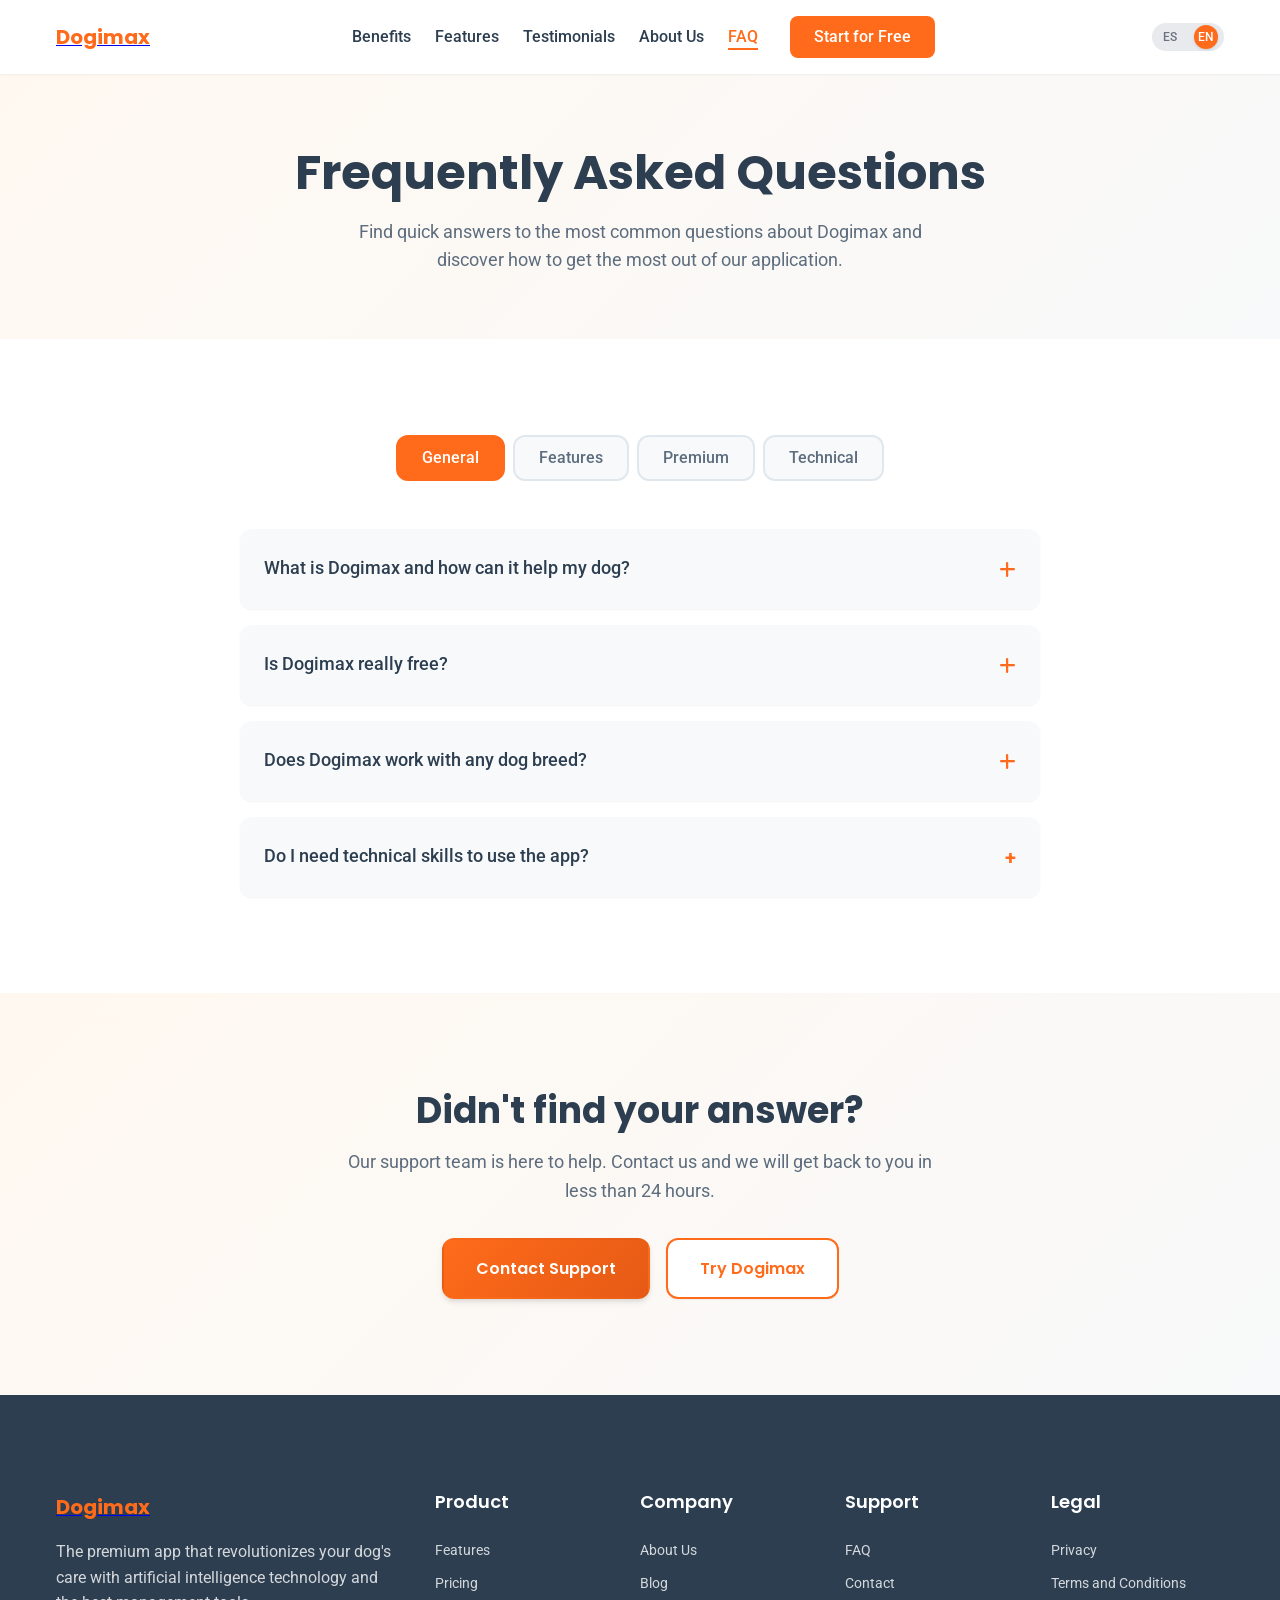
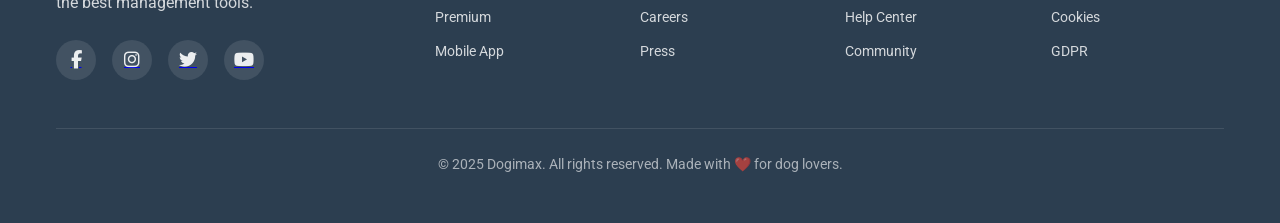
<file: faq.html>
<!DOCTYPE html>
<html lang="en">
<head>
    <meta charset="UTF-8">
    <meta name="viewport" content="width=device-width, initial-scale=1.0">
    <title>Frequently Asked Questions - Dogimax</title>
    <meta name="description" content="Find answers to the most frequently asked questions about Dogimax, the premium app for your dog's care.">
    
    <!-- Google Fonts -->
    <link rel="preconnect" href="https://fonts.googleapis.com">
    <link rel="preconnect" href="https://fonts.gstatic.com" crossorigin>
    <link href="https://fonts.googleapis.com/css2?family=Poppins:wght@300;400;500;600;700&family=Roboto:wght@300;400;500&display=swap" rel="stylesheet">
    <!-- Font Awesome CDN -->
    <link rel="stylesheet" href="https://cdnjs.cloudflare.com/ajax/libs/font-awesome/6.3.0/css/all.min.css">
    
    <!-- Stylesheets -->
    <link rel="stylesheet" href="./styles/reset.css">
    <link rel="stylesheet" href="./styles/style.css">
</head>
<body>
    <!-- Header -->
    <header class="main-header">
        <div class="container">
            <div class="header__content">
                <div class="header__logo">
                    <a href="./index.html" class="logo__link" aria-label="Go to homepage"><span class="logo__text">Dogimax</span></a>
                </div>
                
                <nav class="main-nav" aria-label="Main navigation">
                    <ul class="nav__list">
                        <li class="nav__item"><a href="./index.html#benefits" class="nav__link" data-i18n="nav.benefits">Benefits</a></li>
                        <li class="nav__item"><a href="./index.html#features" class="nav__link" data-i18n="nav.features">Features</a></li>
                        <li class="nav__item"><a href="./index.html#testimonials" class="nav__link" data-i18n="nav.testimonials">Testimonials</a></li>
                        <li class="nav__item"><a href="./about-us.html" class="nav__link" data-i18n="nav.about">About Us</a></li>
                        <li class="nav__item"><a href="./faq.html" class="nav__link nav__link--active" data-i18n="nav.faq">FAQ</a></li>
                    </ul>
                    <a href="./index.html#signup" class="cta-primary nav__cta" data-i18n="nav.cta">Start for Free</a>
                </nav>

                <div class="lang-switcher">
                    <label for="lang-toggle" class="sr-only">Language Switcher</label>
                    <input type="checkbox" id="lang-toggle" class="lang-switcher__toggle">
                    <div class="lang-switcher__slider">
                        <span class="lang-switcher__label lang-switcher__label--en">EN</span>
                        <span class="lang-switcher__label lang-switcher__label--es">ES</span>
                    </div>
                </nav>
                
                <button class="mobile-menu-toggle" aria-label="Open navigation menu" aria-expanded="false">
                    <span class="hamburger-line"></span>
                    <span class="hamburger-line"></span>
                    <span class="hamburger-line"></span>
                </button>
            </div>
        </div>
    </header>

    <main>
        <!-- Hero Section -->
        <section class="page-hero">
            <div class="container">
                <div class="page-hero__content">
                    <h1 class="page-hero__title" data-i18n="faq.hero.title">Frequently Asked Questions</h1>
                    <p class="page-hero__subtitle" data-i18n="faq.hero.subtitle">
                        Find quick answers to the most common questions about Dogimax and discover how to get the most out of our application.
                    </p>
                </div>
            </div>
        </section>

        <!-- FAQ Section -->
        <section class="faq-section">
            <div class="container">
                <div class="faq-categories">
                    <button class="faq-category faq-category--active" data-category="general" data-i18n="faq.category.general">General</button>
                    <button class="faq-category" data-category="features" data-i18n="faq.category.features">Features</button>
                    <button class="faq-category" data-category="premium" data-i18n="faq.category.premium">Premium</button>
                    <button class="faq-category" data-category="technical" data-i18n="faq.category.technical">Technical</button>
                </div>

                <div class="faq-content">
                    <!-- General FAQ -->
                    <div class="faq-group" data-category="general">
                        <div class="faq-item">
                            <button class="faq-question" aria-expanded="false">
                                <span data-i18n="faq.general.q1">What is Dogimax and how can it help my dog?</span>
                                <span class="faq-icon"><i class="fa-solid fa-plus" aria-hidden="true"></i><span class="sr-only">Expand question</span></span>
                            </button>
                            <div class="faq-answer" data-i18n="faq.general.a1">
                                <p>
                                    Dogimax is a premium application designed to revolutionize your dog's care.
                                    It helps you schedule vet appointments, manage feeding times, and access
                                    an artificial intelligence assistant that answers all your pet care questions 24 hours a day.
                                </p>
                            </div>
                        </div>

                        <div class="faq-item">
                            <button class="faq-question" aria-expanded="false">
                                <span data-i18n="faq.general.q2">Is Dogimax really free?</span>
                                <span class="faq-icon"><i class="fa-solid fa-plus" aria-hidden="true"></i><span class="sr-only">Expand question</span></span>
                            </button>
                            <div class="faq-answer" data-i18n="faq.general.a2">
                                <p>
                                    Yes, Dogimax has a free version that includes basic features like meal reminders
                                    and appointment scheduling. The Premium version unlocks advanced features
                                    like the personalized AI assistant, detailed health analytics, and priority support access.
                                </p>
                            </div>
                        </div>

                        <div class="faq-item">
                            <button class="faq-question" aria-expanded="false">
                                <span data-i18n="faq.general.q3">Does Dogimax work with any dog breed?</span>
                                <span class="faq-icon"><i class="fa-solid fa-plus" aria-hidden="true"></i><span class="sr-only">Expand question</span></span>
                            </button>
                            <div class="faq-answer" data-i18n="faq.general.a3">
                                <p>
                                    Absolutely! Dogimax is designed to work with all dog breeds,
                                    from Chihuahuas to Great Danes. Our AI assistant adapts to the
                                    specific needs of each breed, age, and size to offer personalized recommendations.
                                </p>
                            </div>
                        </div>

                        <div class="faq-item">
                            <button class="faq-question" aria-expanded="false">
                                <span data-i18n="faq.general.q4">Do I need technical skills to use the app?</span>
                                <span class="faq-icon">+</span>
                            </button>
                            <div class="faq-answer" data-i18n="faq.general.a4">
                                <p>
                                    Not at all. Dogimax is designed to be extremely easy to use. If you can
                                    send a text message, you can use Dogimax. Our initial setup process
                                    takes less than 2 minutes, and we guide you step by step.
                                </p>
                            </div>
                        </div>
                    </div>

                    <!-- Features FAQ -->
                    <div class="faq-group" data-category="features" style="display: none;">
                        <div class="faq-item">
                            <button class="faq-question" aria-expanded="false">
                                <span data-i18n="faq.features.q1">How does the artificial intelligence assistant work?</span>
                                <span class="faq-icon">+</span>
                            </button>
                            <div class="faq-answer" data-i18n="faq.features.a1">
                                <p>
                                    Our AI assistant learns about your dog through the information you provide
                                    in your pet's profile. It uses data on breed, age, weight, medical history, and
                                    behavior to offer personalized advice. It can answer questions about
                                    feeding, behavior, health, and general care.
                                </p>
                            </div>
                        </div>

                        <div class="faq-item">
                            <button class="faq-question" aria-expanded="false">
                                <span data-i18n="faq.features.q2">Can I connect the app with my veterinarian?</span>
                                <span class="faq-icon">+</span>
                            </button>
                            <div class="faq-answer" data-i18n="faq.features.a2">
                                <p>
                                    Yes, Dogimax allows you to share your dog's medical history and health data
                                    directly with your vet. This significantly improves the quality of
                                    consultations and helps the professional make better decisions about your pet's care.
                                </p>
                            </div>
                        </div>

                        <div class="faq-item">
                            <button class="faq-question" aria-expanded="false">
                                <span data-i18n="faq.features.q3">What kind of reminders can I set up?</span>
                                <span class="faq-icon">+</span>
                            </button>
                            <div class="faq-answer" data-i18n="faq.features.a3">
                                <p>
                                    You can set reminders for meals, medications, vet appointments,
                                    vaccinations, deworming, exercise, grooming, and any custom activity
                                    that is important for your dog. Reminders can be repeated daily,
                                    weekly, or according to your specific schedule.
                                </p>
                            </div>
                        </div>
                    </div>

                    <!-- Premium FAQ -->
                    <div class="faq-group" data-category="premium" style="display: none;">
                        <div class="faq-item">
                            <button class="faq-question" aria-expanded="false">
                                <span data-i18n="faq.premium.q1">What does the Premium version include?</span>
                                <span class="faq-icon">+</span>
                            </button>
                            <div class="faq-answer" data-i18n="faq.premium.a1">
                                <p>
                                    The Premium version includes: full access to the AI assistant, advanced health
                                    analytics, personalized nutritional recommendations, detailed activity tracking,
                                    24/7 priority support, synchronization across multiple devices, and access to
                                    exclusive content from veterinary experts.
                                </p>
                            </div>
                        </div>

                        <div class="faq-item">
                            <button class="faq-question" aria-expanded="false">
                                <span data-i18n="faq.premium.q2">How much does the Premium version cost?</span>
                                <span class="faq-icon">+</span>
                            </button>
                            <div class="faq-answer" data-i18n="faq.premium.a2">
                                <p>
                                    We offer flexible plans: $4.99/month, $39.99/year (save 33%), or $99.99 for lifetime
                                    access. All Premium plans include a 30-day satisfaction guarantee.
                                    You can cancel at any time, no questions asked.
                                </p>
                            </div>
                        </div>

                        <div class="faq-item">
                            <button class="faq-question" aria-expanded="false">
                                <span data-i18n="faq.premium.q3">Can I try Premium for free?</span>
                                <span class="faq-icon">+</span>
                            </button>
                            <div class="faq-answer" data-i18n="faq.premium.a3">
                                <p>
                                    Of course! We offer a 14-day free trial of Dogimax Premium with no
                                    commitment. You don't need a credit card to start the trial, and you can
                                    cancel at any time during the trial period.
                                </p>
                            </div>
                        </div>
                    </div>

                    <!-- Technical FAQ -->
                    <div class="faq-group" data-category="technical" style="display: none;">
                        <div class="faq-item">
                            <button class="faq-question" aria-expanded="false">
                                <span data-i18n="faq.technical.q1">On which devices does Dogimax work?</span>
                                <span class="faq-icon">+</span>
                            </button>
                            <div class="faq-answer" data-i18n="faq.technical.a1">
                                <p>
                                    Dogimax is available as a web application that works on any modern browser
                                    (Chrome, Safari, Firefox, Edge) on computers, tablets, and mobile devices.
                                    We are also developing native apps for iOS and Android, which will be available soon.
                                </p>
                            </div>
                        </div>

                        <div class="faq-item">
                            <button class="faq-question" aria-expanded="false">
                                <span data-i18n="faq.technical.q2">Is my data secure?</span>
                                <span class="faq-icon">+</span>
                            </button>
                            <div class="faq-answer" data-i18n="faq.technical.a2">
                                <p>
                                    The security of your data is our absolute priority. We use military-grade
                                    encryption, comply with GDPR, conduct regular security audits,
                                    and never sell your personal information. All data is stored on secure servers.
                                </p>
                            </div>
                        </div>

                        <div class="faq-item">
                            <button class="faq-question" aria-expanded="false">
                                <span data-i18n="faq.technical.q3">Does it work without an internet connection?</span>
                                <span class="faq-icon">+</span>
                            </button>
                            <div class="faq-answer" data-i18n="faq.technical.a3">
                                <p>
                                    Some basic functions like viewing reminders and saved data work offline.
                                    However, to access the AI assistant, sync data, and receive real-time updates,
                                    you need an internet connection. Data syncs automatically when you reconnect.
                                </p>
                            </div>
                        </div>
                    </div>
                </div>
            </div>
        </section>

        <!-- Contact CTA Section -->
        <section class="contact-cta-section">
            <div class="container">
                <div class="contact-cta__content">
                    <h2 class="contact-cta__title" data-i18n="faq.cta.title">Didn't find your answer?</h2>
                    <p class="contact-cta__subtitle" data-i18n="faq.cta.subtitle">
                        Our support team is here to help. Contact us and we will
                        get back to you in less than 24 hours.
                    </p>
                    <div class="contact-cta__buttons">
                        <a href="#" class="cta-button cta-button--primary" data-i18n="faq.cta.contact">Contact Support</a>
                        <a href="./index.html#signup" class="cta-button cta-button--secondary" data-i18n="faq.cta.try">Try Dogimax</a>
                    </div>
                </div>
            </div>
        </section>
    </main>

    <!-- Footer -->
    <footer class="main-footer">
        <div class="container">
            <div class="footer__content">
                <div class="footer__section footer__section--brand">
                    <div class="footer__logo">
                        <a href="./index.html" class="logo__link" aria-label="Go to homepage"><span class="logo__text">Dogimax</span></a>
                    </div>
                    <p class="footer__description" data-i18n="footer.description">
                        The premium app that revolutionizes your dog's care with
                        artificial intelligence technology and the best management tools.
                    </p>
                    <div class="footer__social">
                        <a href="#" class="social-link" aria-label="Facebook">
                            <i class="fa-brands fa-facebook-f" aria-hidden="true"></i>
                            <span class="sr-only">Facebook</span>
                        </a>
                        <a href="#" class="social-link" aria-label="Instagram">
                            <i class="fa-brands fa-instagram" aria-hidden="true"></i>
                            <span class="sr-only">Instagram</span>
                        </a>
                        <a href="#" class="social-link" aria-label="Twitter">
                            <i class="fa-brands fa-twitter" aria-hidden="true"></i>
                            <span class="sr-only">Twitter</span>
                        </a>
                        <a href="#" class="social-link" aria-label="YouTube">
                            <i class="fa-brands fa-youtube" aria-hidden="true"></i>
                            <span class="sr-only">YouTube</span>
                        </a>
                    </div>
                </div>
                
                <div class="footer__section">
                    <h3 class="footer__title" data-i18n="footer.product.title">Product</h3>
                    <ul class="footer__links">
                        <li><a href="./index.html#features" class="footer__link" data-i18n="footer.product.features">Features</a></li>
                        <li><a href="#" class="footer__link" data-i18n="footer.product.pricing">Pricing</a></li>
                        <li><a href="#" class="footer__link" data-i18n="footer.product.premium">Premium</a></li>
                        <li><a href="#" class="footer__link" data-i18n="footer.product.mobile">Mobile App</a></li>
                    </ul>
                </div>
                
                <div class="footer__section">
                    <h3 class="footer__title" data-i18n="footer.company.title">Company</h3>
                    <ul class="footer__links">
                        <li><a href="./about-us.html" class="footer__link" data-i18n="footer.company.about">About Us</a></li>
                        <li><a href="#" class="footer__link" data-i18n="footer.company.blog">Blog</a></li>
                        <li><a href="#" class="footer__link" data-i18n="footer.company.careers">Careers</a></li>
                        <li><a href="#" class="footer__link" data-i18n="footer.company.press">Press</a></li>
                    </ul>
                </div>
                
                <div class="footer__section">
                    <h3 class="footer__title" data-i18n="footer.support.title">Support</h3>
                    <ul class="footer__links">
                        <li><a href="./faq.html" class="footer__link" data-i18n="footer.support.faq">FAQ</a></li>
                        <li><a href="#" class="footer__link" data-i18n="footer.support.contact">Contact</a></li>
                        <li><a href="#" class="footer__link" data-i18n="footer.support.help">Help Center</a></li>
                        <li><a href="#" class="footer__link" data-i18n="footer.support.community">Community</a></li>
                    </ul>
                </div>
                
                <div class="footer__section">
                    <h3 class="footer__title" data-i18n="footer.legal.title">Legal</h3>
                    <ul class="footer__links">
                        <li><a href="#" class="footer__link" data-i18n="footer.legal.privacy">Privacy</a></li>
                        <li><a href="./terms-and-conditions.html" class="footer__link" data-i18n="footer.legal.terms">Terms and Conditions</a></li>
                        <li><a href="#" class="footer__link" data-i18n="footer.legal.cookies">Cookies</a></li>
                        <li><a href="#" class="footer__link" data-i18n="footer.legal.gdpr">GDPR</a></li>
                    </ul>
                </div>
            </div>
            
            <div class="footer__bottom">
                <p class="footer__copyright" data-i18n="footer.copyright">
                    © 2025 Dogimax. All rights reserved. Made with ❤️ for dog lovers.
                </p>
            </div>
        </div>
    </footer>

    <!-- JavaScript -->
    <script src="./scripts/script.js"></script>
</body>
</html>
</file>
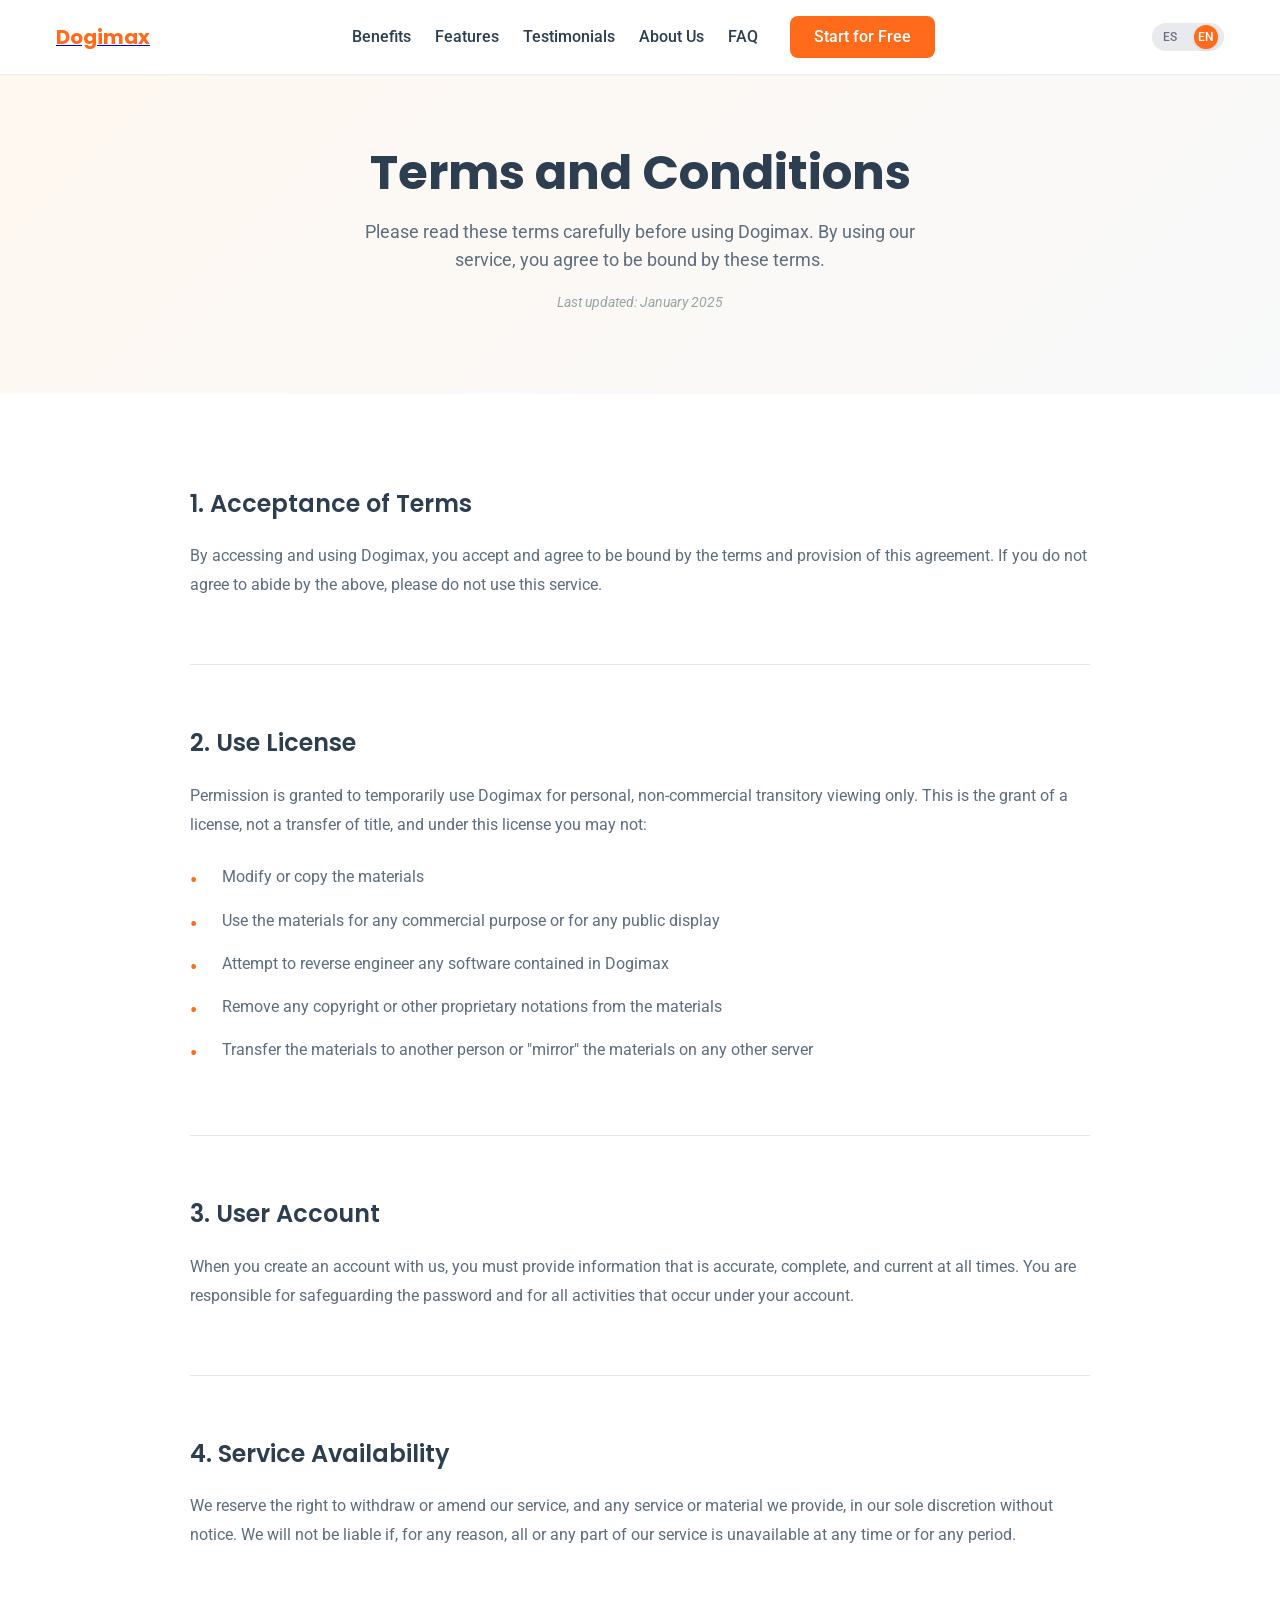
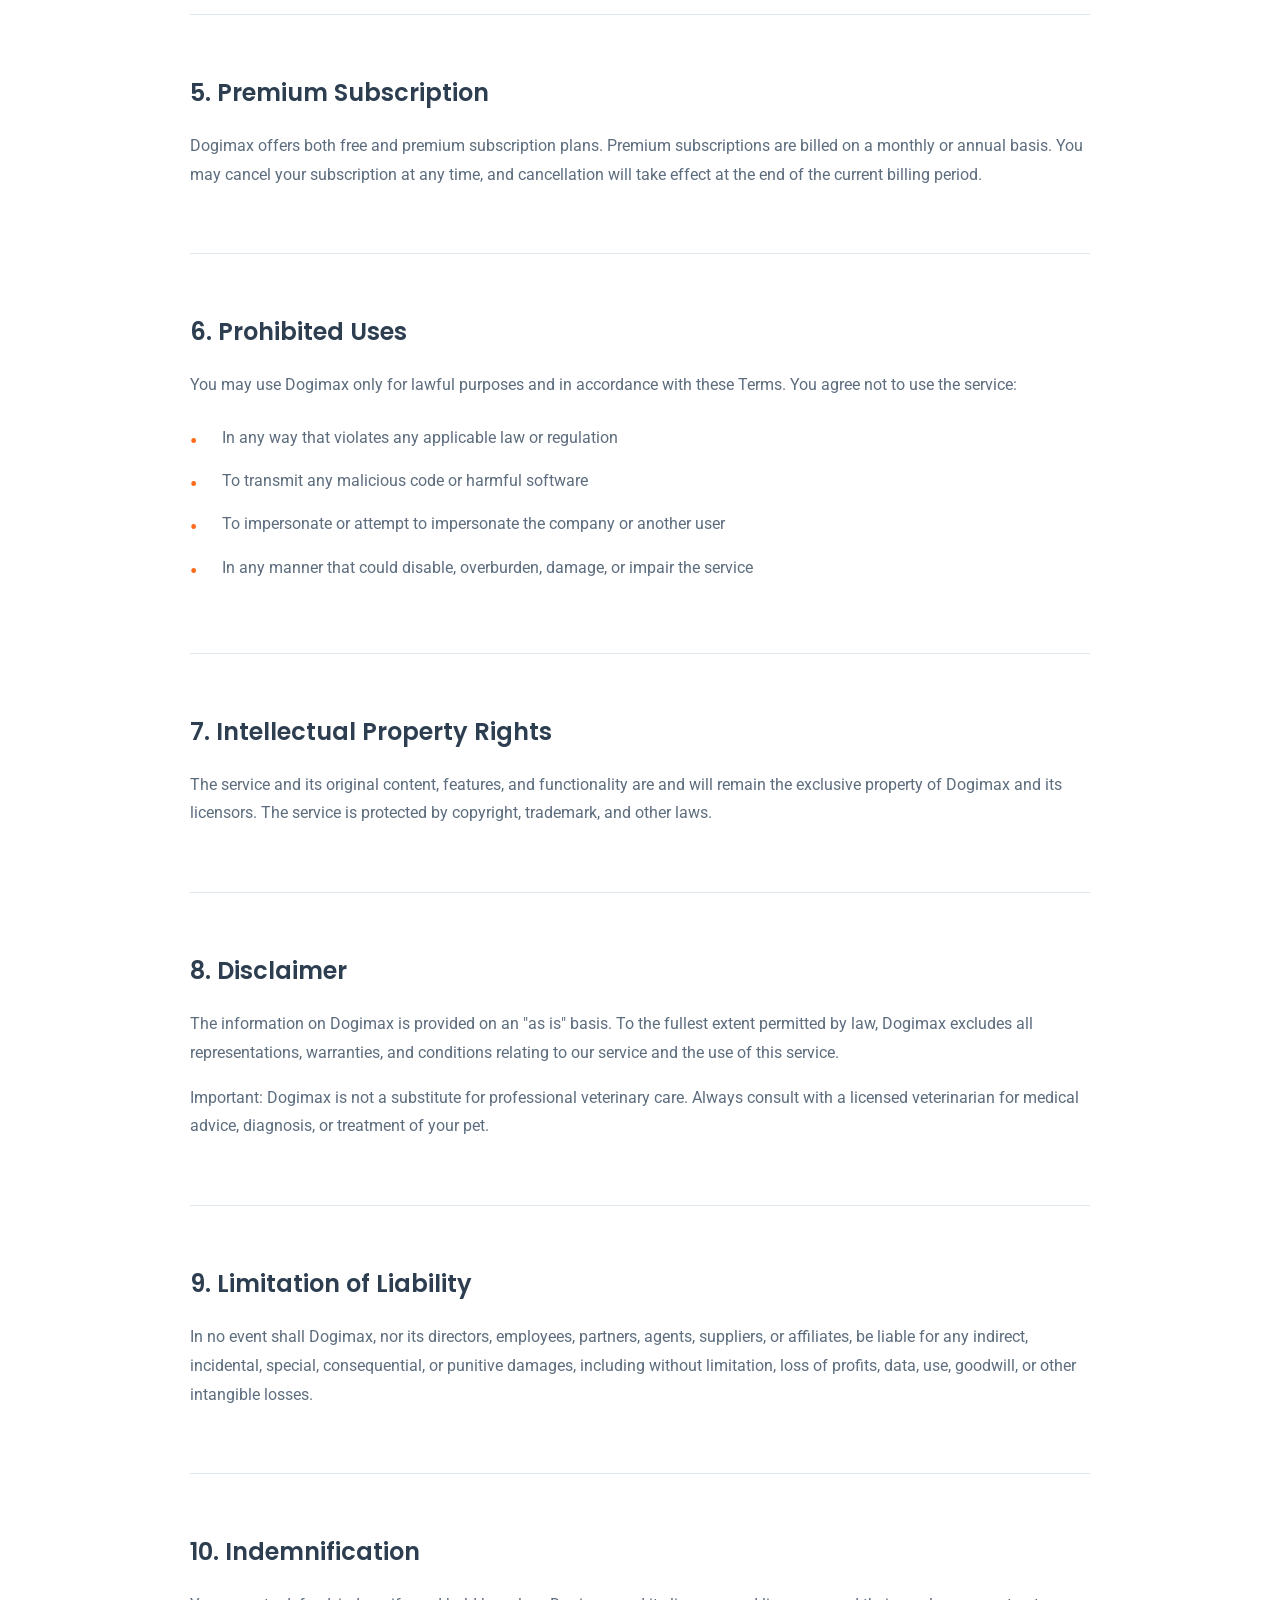
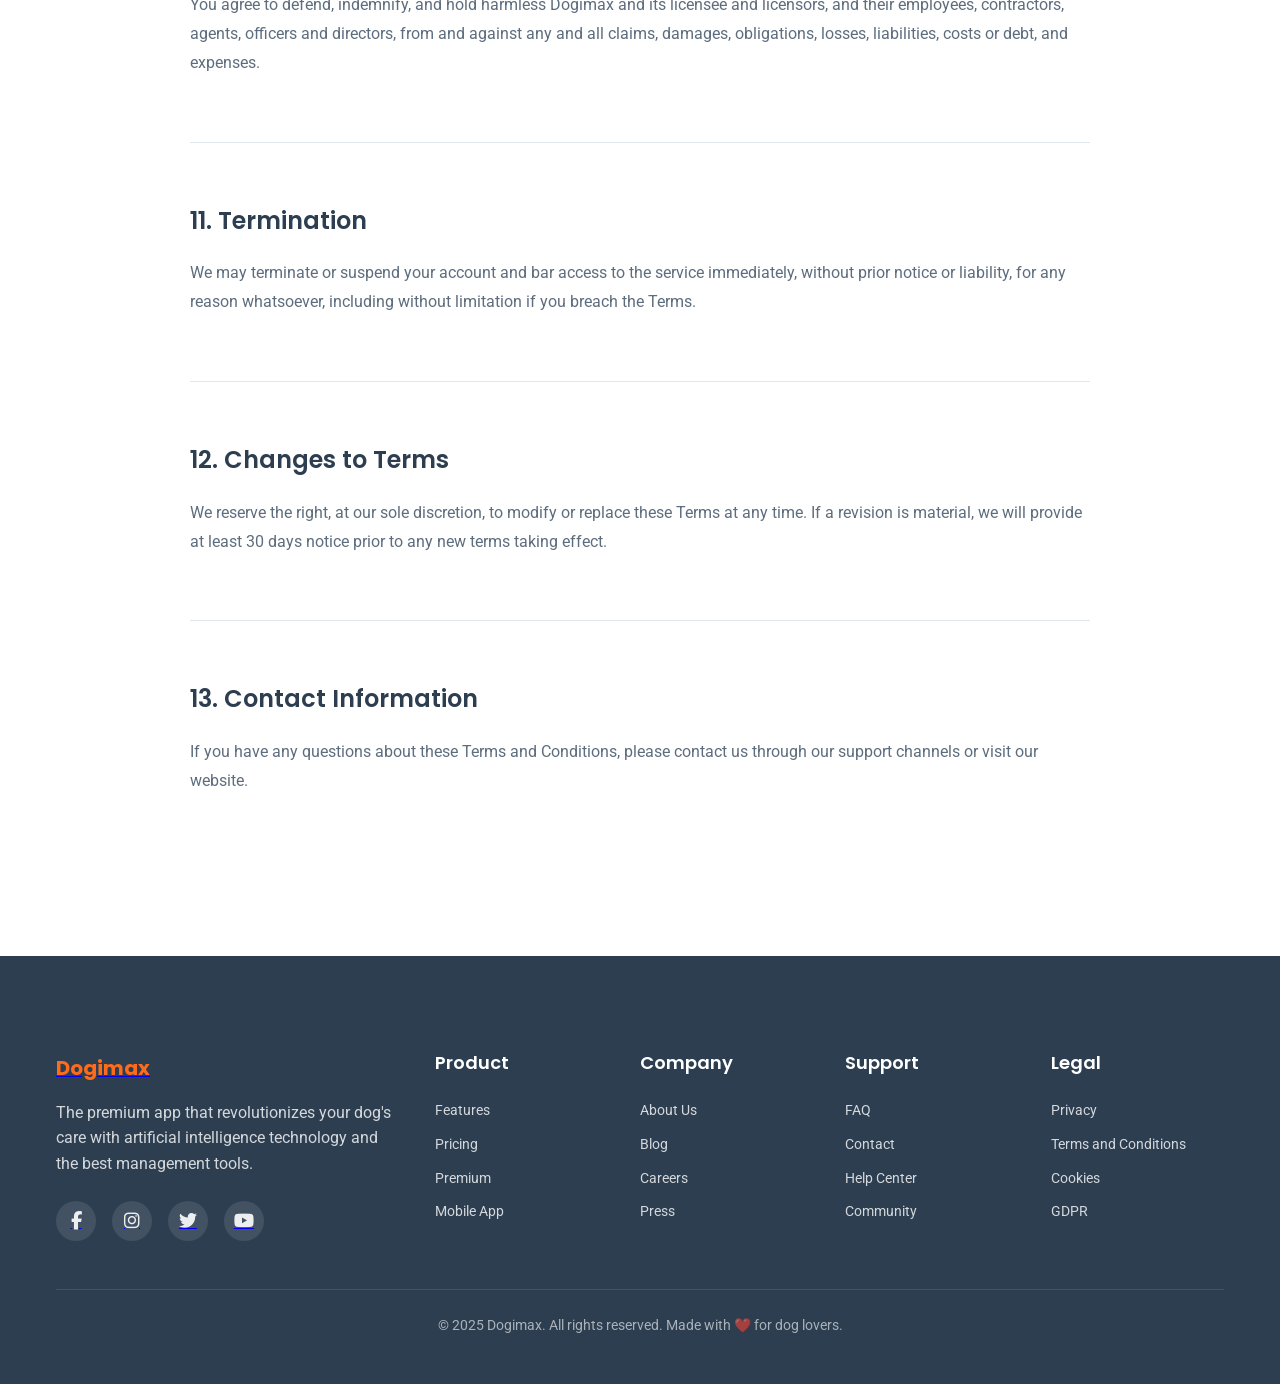
<file: terms-and-conditions.html>
<!DOCTYPE html>
<html lang="en">
<head>
    <meta charset="UTF-8">
    <meta name="viewport" content="width=device-width, initial-scale=1.0">
    <title>Terms and Conditions - Dogimax</title>
    <meta name="description" content="Read the Terms and Conditions for using Dogimax, the premium app for your dog's care.">
    
    <!-- Google Fonts -->
    <link rel="preconnect" href="https://fonts.googleapis.com">
    <link rel="preconnect" href="https://fonts.gstatic.com" crossorigin>
    <link href="https://fonts.googleapis.com/css2?family=Poppins:wght@300;400;500;600;700&family=Roboto:wght@300;400;500&display=swap" rel="stylesheet">
    <!-- Font Awesome CDN -->
    <link rel="stylesheet" href="https://cdnjs.cloudflare.com/ajax/libs/font-awesome/6.3.0/css/all.min.css">
    
    <!-- Stylesheets -->
    <link rel="stylesheet" href="./styles/reset.css">
    <link rel="stylesheet" href="./styles/style.css">
</head>
<body>
    <!-- Header -->
    <header class="main-header">
        <div class="container">
            <div class="header__content">
                <div class="header__logo">
                    <a href="./index.html" class="logo__link" aria-label="Go to homepage"><span class="logo__text">Dogimax</span></a>
                </div>
                
                <nav class="main-nav" aria-label="Main navigation">
                    <ul class="nav__list">
                        <li class="nav__item"><a href="./index.html#benefits" class="nav__link" data-i18n="nav.benefits">Benefits</a></li>
                        <li class="nav__item"><a href="./index.html#features" class="nav__link" data-i18n="nav.features">Features</a></li>
                        <li class="nav__item"><a href="./index.html#testimonials" class="nav__link" data-i18n="nav.testimonials">Testimonials</a></li>
                        <li class="nav__item"><a href="./about-us.html" class="nav__link" data-i18n="nav.about">About Us</a></li>
                        <li class="nav__item"><a href="./faq.html" class="nav__link" data-i18n="nav.faq">FAQ</a></li>
                    </ul>
                    <a href="./index.html#signup" class="cta-primary nav__cta" data-i18n="nav.cta">Start for Free</a>
                </nav>

                <div class="lang-switcher">
                    <label for="lang-toggle" class="sr-only">Language Switcher</label>
                    <input type="checkbox" id="lang-toggle" class="lang-switcher__toggle">
                    <div class="lang-switcher__slider">
                        <span class="lang-switcher__label lang-switcher__label--en">EN</span>
                        <span class="lang-switcher__label lang-switcher__label--es">ES</span>
                    </div>
                </nav>
                
                <button class="mobile-menu-toggle" aria-label="Open navigation menu" aria-expanded="false">
                    <span class="hamburger-line"></span>
                    <span class="hamburger-line"></span>
                    <span class="hamburger-line"></span>
                </button>
            </div>
        </div>
    </header>

    <main>
        <!-- Hero Section -->
        <section class="page-hero">
            <div class="container">
                <div class="page-hero__content">
                    <h1 class="page-hero__title" data-i18n="terms.hero.title">Terms and Conditions</h1>
                    <p class="page-hero__subtitle" data-i18n="terms.hero.subtitle">
                        Please read these terms carefully before using Dogimax. By using our service, you agree to be bound by these terms.
                    </p>
                    <p class="page-hero__meta" data-i18n="terms.hero.lastUpdated">Last updated: January 2025</p>
                </div>
            </div>
        </section>

        <!-- Terms Content Section -->
        <section class="terms-section">
            <div class="container">
                <div class="terms-content">
                    <div class="terms-section-item">
                        <h2 class="terms-section-title" data-i18n="terms.section1.title">1. Acceptance of Terms</h2>
                        <p data-i18n="terms.section1.content">
                            By accessing and using Dogimax, you accept and agree to be bound by the terms and provision of this agreement. If you do not agree to abide by the above, please do not use this service.
                        </p>
                    </div>

                    <div class="terms-section-item">
                        <h2 class="terms-section-title" data-i18n="terms.section2.title">2. Use License</h2>
                        <p data-i18n="terms.section2.content">
                            Permission is granted to temporarily use Dogimax for personal, non-commercial transitory viewing only. This is the grant of a license, not a transfer of title, and under this license you may not:
                        </p>
                        <ul class="terms-list" data-i18n="terms.section2.list">
                            <li>Modify or copy the materials</li>
                            <li>Use the materials for any commercial purpose or for any public display</li>
                            <li>Attempt to reverse engineer any software contained in Dogimax</li>
                            <li>Remove any copyright or other proprietary notations from the materials</li>
                            <li>Transfer the materials to another person or "mirror" the materials on any other server</li>
                        </ul>
                    </div>

                    <div class="terms-section-item">
                        <h2 class="terms-section-title" data-i18n="terms.section3.title">3. User Account</h2>
                        <p data-i18n="terms.section3.content">
                            When you create an account with us, you must provide information that is accurate, complete, and current at all times. You are responsible for safeguarding the password and for all activities that occur under your account.
                        </p>
                    </div>

                    <div class="terms-section-item">
                        <h2 class="terms-section-title" data-i18n="terms.section4.title">4. Service Availability</h2>
                        <p data-i18n="terms.section4.content">
                            We reserve the right to withdraw or amend our service, and any service or material we provide, in our sole discretion without notice. We will not be liable if, for any reason, all or any part of our service is unavailable at any time or for any period.
                        </p>
                    </div>

                    <div class="terms-section-item">
                        <h2 class="terms-section-title" data-i18n="terms.section5.title">5. Premium Subscription</h2>
                        <p data-i18n="terms.section5.content">
                            Dogimax offers both free and premium subscription plans. Premium subscriptions are billed on a monthly or annual basis. You may cancel your subscription at any time, and cancellation will take effect at the end of the current billing period.
                        </p>
                    </div>

                    <div class="terms-section-item">
                        <h2 class="terms-section-title" data-i18n="terms.section6.title">6. Prohibited Uses</h2>
                        <p data-i18n="terms.section6.content">
                            You may use Dogimax only for lawful purposes and in accordance with these Terms. You agree not to use the service:
                        </p>
                        <ul class="terms-list" data-i18n="terms.section6.list">
                            <li>In any way that violates any applicable law or regulation</li>
                            <li>To transmit any malicious code or harmful software</li>
                            <li>To impersonate or attempt to impersonate the company or another user</li>
                            <li>In any manner that could disable, overburden, damage, or impair the service</li>
                        </ul>
                    </div>

                    <div class="terms-section-item">
                        <h2 class="terms-section-title" data-i18n="terms.section7.title">7. Intellectual Property Rights</h2>
                        <p data-i18n="terms.section7.content">
                            The service and its original content, features, and functionality are and will remain the exclusive property of Dogimax and its licensors. The service is protected by copyright, trademark, and other laws.
                        </p>
                    </div>

                    <div class="terms-section-item">
                        <h2 class="terms-section-title" data-i18n="terms.section8.title">8. Disclaimer</h2>
                        <p data-i18n="terms.section8.content">
                            The information on Dogimax is provided on an "as is" basis. To the fullest extent permitted by law, Dogimax excludes all representations, warranties, and conditions relating to our service and the use of this service.
                        </p>
                        <p data-i18n="terms.section8.medical">
                            <strong>Important:</strong> Dogimax is not a substitute for professional veterinary care. Always consult with a licensed veterinarian for medical advice, diagnosis, or treatment of your pet.
                        </p>
                    </div>

                    <div class="terms-section-item">
                        <h2 class="terms-section-title" data-i18n="terms.section9.title">9. Limitation of Liability</h2>
                        <p data-i18n="terms.section9.content">
                            In no event shall Dogimax, nor its directors, employees, partners, agents, suppliers, or affiliates, be liable for any indirect, incidental, special, consequential, or punitive damages, including without limitation, loss of profits, data, use, goodwill, or other intangible losses.
                        </p>
                    </div>

                    <div class="terms-section-item">
                        <h2 class="terms-section-title" data-i18n="terms.section10.title">10. Indemnification</h2>
                        <p data-i18n="terms.section10.content">
                            You agree to defend, indemnify, and hold harmless Dogimax and its licensee and licensors, and their employees, contractors, agents, officers and directors, from and against any and all claims, damages, obligations, losses, liabilities, costs or debt, and expenses.
                        </p>
                    </div>

                    <div class="terms-section-item">
                        <h2 class="terms-section-title" data-i18n="terms.section11.title">11. Termination</h2>
                        <p data-i18n="terms.section11.content">
                            We may terminate or suspend your account and bar access to the service immediately, without prior notice or liability, for any reason whatsoever, including without limitation if you breach the Terms.
                        </p>
                    </div>

                    <div class="terms-section-item">
                        <h2 class="terms-section-title" data-i18n="terms.section12.title">12. Changes to Terms</h2>
                        <p data-i18n="terms.section12.content">
                            We reserve the right, at our sole discretion, to modify or replace these Terms at any time. If a revision is material, we will provide at least 30 days notice prior to any new terms taking effect.
                        </p>
                    </div>

                    <div class="terms-section-item">
                        <h2 class="terms-section-title" data-i18n="terms.section13.title">13. Contact Information</h2>
                        <p data-i18n="terms.section13.content">
                            If you have any questions about these Terms and Conditions, please contact us through our support channels or visit our website.
                        </p>
                    </div>
                </div>
            </div>
        </section>
    </main>

    <!-- Footer -->
    <footer class="main-footer">
        <div class="container">
            <div class="footer__content">
                <div class="footer__section footer__section--brand">
                    <div class="footer__logo">
                        <a href="./index.html" class="logo__link" aria-label="Go to homepage"><span class="logo__text">Dogimax</span></a>
                    </div>
                    <p class="footer__description" data-i18n="footer.description">
                        The premium app that revolutionizes your dog's care with artificial intelligence technology and the best management tools.
                    </p>
                    <div class="footer__social">
                        <a href="#" class="social-link" aria-label="Facebook">
                            <i class="fa-brands fa-facebook-f" aria-hidden="true"></i>
                            <span class="sr-only">Facebook</span>
                        </a>
                        <a href="#" class="social-link" aria-label="Instagram">
                            <i class="fa-brands fa-instagram" aria-hidden="true"></i>
                            <span class="sr-only">Instagram</span>
                        </a>
                        <a href="#" class="social-link" aria-label="Twitter">
                            <i class="fa-brands fa-twitter" aria-hidden="true"></i>
                            <span class="sr-only">Twitter</span>
                        </a>
                        <a href="#" class="social-link" aria-label="YouTube">
                            <i class="fa-brands fa-youtube" aria-hidden="true"></i>
                            <span class="sr-only">YouTube</span>
                        </a>
                    </div>
                </div>
                
                <div class="footer__section">
                    <h3 class="footer__title" data-i18n="footer.product.title">Product</h3>
                    <ul class="footer__links">
                        <li><a href="./index.html#features" class="footer__link" data-i18n="footer.product.features">Features</a></li>
                        <li><a href="#" class="footer__link" data-i18n="footer.product.pricing">Pricing</a></li>
                        <li><a href="#" class="footer__link" data-i18n="footer.product.premium">Premium</a></li>
                        <li><a href="#" class="footer__link" data-i18n="footer.product.mobile">Mobile App</a></li>
                    </ul>
                </div>
                
                <div class="footer__section">
                    <h3 class="footer__title" data-i18n="footer.company.title">Company</h3>
                    <ul class="footer__links">
                        <li><a href="./about-us.html" class="footer__link" data-i18n="footer.company.about">About Us</a></li>
                        <li><a href="#" class="footer__link" data-i18n="footer.company.blog">Blog</a></li>
                        <li><a href="#" class="footer__link" data-i18n="footer.company.careers">Careers</a></li>
                        <li><a href="#" class="footer__link" data-i18n="footer.company.press">Press</a></li>
                    </ul>
                </div>
                
                <div class="footer__section">
                    <h3 class="footer__title" data-i18n="footer.support.title">Support</h3>
                    <ul class="footer__links">
                        <li><a href="./faq.html" class="footer__link" data-i18n="footer.support.faq">FAQ</a></li>
                        <li><a href="#" class="footer__link" data-i18n="footer.support.contact">Contact</a></li>
                        <li><a href="#" class="footer__link" data-i18n="footer.support.help">Help Center</a></li>
                        <li><a href="#" class="footer__link" data-i18n="footer.support.community">Community</a></li>
                    </ul>
                </div>
                
                <div class="footer__section">
                    <h3 class="footer__title" data-i18n="footer.legal.title">Legal</h3>
                    <ul class="footer__links">
                        <li><a href="#" class="footer__link" data-i18n="footer.legal.privacy">Privacy</a></li>
                        <li><a href="./terms-and-conditions.html" class="footer__link" data-i18n="footer.legal.terms">Terms and Conditions</a></li>
                        <li><a href="#" class="footer__link" data-i18n="footer.legal.cookies">Cookies</a></li>
                        <li><a href="#" class="footer__link" data-i18n="footer.legal.gdpr">GDPR</a></li>
                    </ul>
                </div>
            </div>
            
            <div class="footer__bottom">
                <p class="footer__copyright" data-i18n="footer.copyright">
                    © 2025 Dogimax. All rights reserved. Made with ❤️ for dog lovers.
                </p>
            </div>
        </div>
    </footer>

    <!-- JavaScript -->
    <script src="./scripts/script.js"></script>
</body>
</html>
</file>
<file: styles/style.css>
/* ===== CSS VARIABLES ===== */
:root {
    /* Colors - Orange-themed palette */
    --primary-color: #FF6B1A;
    --primary-color-dark: #E55A15;
    --primary-color-light: #FF8B4A;
    --secondary-color: #FFFFFF;
    --accent-color: #FFF4E6;
    --text-primary: #2C3E50;
    --text-secondary: #5D6D7E;
    --text-light: #95A5A6;
    --background-primary: #FFFFFF;
    --background-secondary: #F8F9FA;
    --background-accent: #FFF8F0;
    --border-color: #E1E8ED;
    --shadow-light: rgba(255, 107, 26, 0.1);
    --shadow-medium: rgba(255, 107, 26, 0.2);
    --shadow-dark: rgba(0, 0, 0, 0.1);
    --success-color: #27AE60;
    --warning-color: #F39C12;
    --error-color: #E74C3C;

    /* Typography */
    --font-primary: 'Poppins', -apple-system, BlinkMacSystemFont, 'Segoe UI', Roboto, sans-serif;
    --font-secondary: 'Roboto', -apple-system, BlinkMacSystemFont, 'Segoe UI', sans-serif;
    --font-weight-light: 300;
    --font-weight-regular: 400;
    --font-weight-medium: 500;
    --font-weight-semibold: 600;
    --font-weight-bold: 700;

    /* Font Sizes */
    --font-size-xs: 0.75rem;     /* 12px */
    --font-size-sm: 0.875rem;    /* 14px */
    --font-size-base: 1rem;      /* 16px */
    --font-size-lg: 1.125rem;    /* 18px */
    --font-size-xl: 1.25rem;     /* 20px */
    --font-size-2xl: 1.5rem;     /* 24px */
    --font-size-3xl: 1.875rem;   /* 30px */
    --font-size-4xl: 2.25rem;    /* 36px */
    --font-size-5xl: 3rem;       /* 48px */
    --font-size-6xl: 3.75rem;    /* 60px */

    /* Spacing */
    --spacing-xs: 0.25rem;   /* 4px */
    --spacing-sm: 0.5rem;    /* 8px */
    --spacing-md: 1rem;      /* 16px */
    --spacing-lg: 1.5rem;    /* 24px */
    --spacing-xl: 2rem;      /* 32px */
    --spacing-2xl: 3rem;     /* 48px */
    --spacing-3xl: 4rem;     /* 64px */
    --spacing-4xl: 6rem;     /* 96px */
    --spacing-5xl: 8rem;     /* 128px */

    /* Layout */
    --container-max-width: 1200px;
    --container-padding: var(--spacing-md);
    --border-radius-sm: 0.375rem;   /* 6px */
    --border-radius-md: 0.5rem;     /* 8px */
    --border-radius-lg: 0.75rem;    /* 12px */
    --border-radius-xl: 1rem;       /* 16px */
    
    /* Transitions */
    --transition-fast: 0.15s ease-in-out;
    --transition-normal: 0.3s ease-in-out;
    --transition-slow: 0.5s ease-in-out;

    /* Shadows */
    --shadow-sm: 0 1px 2px 0 rgba(0, 0, 0, 0.05);
    --shadow-base: 0 1px 3px 0 rgba(0, 0, 0, 0.1), 0 1px 2px 0 rgba(0, 0, 0, 0.06);
    --shadow-md: 0 4px 6px -1px rgba(0, 0, 0, 0.1), 0 2px 4px -1px rgba(0, 0, 0, 0.06);
    --shadow-lg: 0 10px 15px -3px rgba(0, 0, 0, 0.1), 0 4px 6px -2px rgba(0, 0, 0, 0.05);
    --shadow-xl: 0 20px 25px -5px rgba(0, 0, 0, 0.1), 0 10px 10px -5px rgba(0, 0, 0, 0.04);

    /* Z-index layers */
    --z-dropdown: 1000;
    --z-sticky: 1020;
    --z-fixed: 1030;
    --z-modal-backdrop: 1040;
    --z-modal: 1050;
    --z-popover: 1060;
    --z-tooltip: 1070;
}

/* ===== BASE STYLES ===== */
html {
    scroll-behavior: smooth;
    font-size: 16px;
}

body {
    font-family: var(--font-secondary);
    font-weight: var(--font-weight-regular);
    line-height: 1.6;
    color: var(--text-primary);
    background-color: var(--background-primary);
    -webkit-font-smoothing: antialiased;
    -moz-osx-font-smoothing: grayscale;
}

/* ===== UTILITY CLASSES ===== */
.container {
    max-width: var(--container-max-width);
    margin: 0 auto;
    padding: 0 var(--container-padding);
}

.text-center { text-align: center; }
.text-left { text-align: left; }
.text-right { text-align: right; }

.text-highlight {
    color: var(--primary-color);
    font-weight: var(--font-weight-semibold);
}

.sr-only {
    position: absolute;
    width: 1px;
    height: 1px;
    padding: 0;
    margin: -1px;
    overflow: hidden;
    clip: rect(0, 0, 0, 0);
    white-space: nowrap;
    border: 0;
}

/* ===== TYPOGRAPHY ===== */
h1, h2, h3, h4, h5, h6 {
    font-family: var(--font-primary);
    font-weight: var(--font-weight-semibold);
    line-height: 1.2;
    color: var(--text-primary);
    margin-bottom: var(--spacing-md);
}

h1 { font-size: var(--font-size-5xl); }
h2 { font-size: var(--font-size-4xl); }
h3 { font-size: var(--font-size-3xl); }
h4 { font-size: var(--font-size-2xl); }
h5 { font-size: var(--font-size-xl); }
h6 { font-size: var(--font-size-lg); }

p {
    margin-bottom: var(--spacing-md);
    color: var(--text-secondary);
}

.section-title {
    font-size: var(--font-size-4xl);
    font-weight: var(--font-weight-bold);
    text-align: center;
    margin-bottom: var(--spacing-lg);
    color: var(--text-primary);
}

.section-subtitle {
    font-size: var(--font-size-lg);
    text-align: center;
    color: var(--text-secondary);
    margin-bottom: var(--spacing-2xl);
    max-width: 600px;
    margin-left: auto;
    margin-right: auto;
}

/* ===== BUTTONS ===== */
.cta-button {
    display: inline-flex;
    align-items: center;
    justify-content: center;
    padding: var(--spacing-md) var(--spacing-xl);
    font-family: var(--font-primary);
    font-size: var(--font-size-base);
    font-weight: var(--font-weight-semibold);
    text-decoration: none;
    border-radius: var(--border-radius-lg);
    transition: all var(--transition-normal);
    cursor: pointer;
    border: 2px solid transparent;
    min-height: 48px;
    white-space: nowrap;
}

.cta-button--primary {
    background: linear-gradient(135deg, var(--primary-color) 0%, var(--primary-color-dark) 100%);
    color: var(--secondary-color);
    box-shadow: var(--shadow-md);
}

.cta-button--primary:hover {
    transform: translateY(-2px);
    box-shadow: var(--shadow-lg);
    background: linear-gradient(135deg, var(--primary-color-dark) 0%, var(--primary-color) 100%);
}

.cta-button--secondary {
    background-color: var(--secondary-color);
    color: var(--primary-color);
    border-color: var(--primary-color);
    box-shadow: var(--shadow-sm);
}

.cta-button--secondary:hover {
    background-color: var(--primary-color);
    color: var(--secondary-color);
    transform: translateY(-1px);
    box-shadow: var(--shadow-md);
}

.cta-primary {
    background-color: var(--primary-color);
    color: var(--secondary-color);
    padding: var(--spacing-sm) var(--spacing-lg);
    border-radius: var(--border-radius-md);
    font-weight: var(--font-weight-medium);
    text-decoration: none;
    transition: all var(--transition-normal);
    display: inline-block;
}

/* Hero / Prominent CTA variants */
.cta-button--hero {
    background: linear-gradient(90deg, #FF8444 0%, #FF6B1A 50%, #D94A0F 100%);
    color: #fff;
    border: none;
    box-shadow: 0 12px 30px rgba(217,74,15,0.28), 0 6px 14px rgba(0,0,0,0.08);
}

.cta-button--large {
    padding: 18px 40px;
    font-size: 1.125rem;
    border-radius: 12px;
}

.cta-button--hero:focus {
    outline: none;
    box-shadow: 0 0 0 6px rgba(255,136,68,0.14), 0 12px 30px rgba(217,74,15,0.28);
}

.cta-button--hero:hover {
    transform: translateY(-3px);
    box-shadow: 0 18px 38px rgba(217,74,15,0.34), 0 8px 20px rgba(0,0,0,0.12);
}

/* Brillo / borde luminoso para CTA hero */
.cta-button--hero {
    position: relative;
    z-index: 1;
    overflow: visible; /* permitir glow fuera del área del botón */
}

.cta-button--hero::before {
    content: '';
    position: absolute;
    top: -6px;
    left: -6px;
    right: -6px;
    bottom: -6px;
    border-radius: 14px;
    background: linear-gradient(90deg, rgba(255,132,68,0.18), rgba(255,107,26,0.22), rgba(217,74,15,0.18));
    filter: blur(8px);
    opacity: 0.9;
    transition: transform 220ms cubic-bezier(.2,.8,.2,1), opacity 220ms ease-in-out;
    pointer-events: none;
    z-index: 0; /* detrás del contenido del botón */
}

.cta-button--hero:hover::before,
.cta-button--hero:focus::before {
    transform: scale(1.03);
    opacity: 1;
}

/* Reduce motion for users who prefer it */
@media (prefers-reduced-motion: reduce) {
    .cta-button--hero::before {
        transition: none;
        filter: none;
    }
}

.cta-primary:hover {
    background-color: var(--primary-color-dark);
    transform: translateY(-1px);
}

/* ===== HEADER STYLES ===== */
.main-header {
    background-color: var(--background-primary);
    padding: var(--spacing-md) 0;
    position: fixed;
    top: 0;
    left: 0;
    right: 0;
    z-index: var(--z-fixed);
    box-shadow: var(--shadow-sm);
    backdrop-filter: blur(10px);
    background-color: rgba(255, 255, 255, 0.95);
}

.header__content {
    display: flex;
    align-items: center;
    justify-content: space-between;
    gap: var(--spacing-lg);
}

.header__logo {
    display: flex;
    align-items: center;
    gap: var(--spacing-sm);
    text-decoration: none;
}

.logo__image {
    width: 40px;
    height: 40px;
    border-radius: var(--border-radius-md);
}

.logo__text {
    font-family: var(--font-primary);
    font-size: var(--font-size-xl);
    font-weight: var(--font-weight-bold);
    color: var(--primary-color);
}

.main-nav {
    display: flex;
    align-items: center;
    gap: var(--spacing-xl);
}

.nav__list {
    display: flex;
    align-items: center;
    gap: var(--spacing-lg);
}

.nav__link {
    font-weight: var(--font-weight-medium);
    color: var(--text-primary);
    text-decoration: none;
    transition: color var(--transition-fast);
    position: relative;
}

.nav__link:hover,
.nav__link--active {
    color: var(--primary-color);
}

.nav__link::after {
    content: '';
    position: absolute;
    bottom: -4px;
    left: 0;
    width: 0;
    height: 2px;
    background-color: var(--primary-color);
    transition: width var(--transition-normal);
}

/* ===== LANGUAGE SWITCHER - Diseño idéntico al mockup ===== */
.lang-switcher {
    position: relative;
    display: inline-block;
    margin-left: var(--spacing-md);
}

.lang-switcher__toggle {
    position: absolute;
    top: 0;
    left: 0;
    width: 100%;
    height: 100%;
    opacity: 0;
    cursor: pointer;
    margin: 0;
    z-index: 10;
}

.lang-switcher__slider {
    position: relative;
    width: 72px;
    height: 28px;
    background-color: #e8eaed;
    border-radius: 14px;
    display: flex;
    align-items: center;
    padding: 2px;
    box-sizing: border-box;
}

.lang-switcher__label {
    position: absolute;
    top: 0;
    left: 0;
    width: 50%;
    height: 100%;
    display: flex;
    align-items: center;
    justify-content: center;
    font-size: 12px;
    font-weight: 500;
    line-height: 1;
    z-index: 2;
    pointer-events: none;
    transition: color 0.2s ease;
    color: #6b7280; /* default grey */
}

.lang-switcher__label--es {
    left: 0;
}

.lang-switcher__label--en {
    left: 50%;
    color: #ffffff;
}

/* Knob naranja que se desliza */
.lang-switcher__slider::before {
    content: '';
    position: absolute;
    top: 2px;
    right: 6px; /* aumentado para centrar sobre EN */
    width: 24px;
    height: 24px;
    background-color: #FF6B1A;
    border-radius: 12px;
    transition: transform 0.25s cubic-bezier(0.4, 0, 0.2, 1);
    z-index: 1;
    box-shadow: 0 1px 3px rgba(0, 0, 0, 0.12);
}

/* Estado checked: knob se mueve a la izquierda, ES se vuelve blanco */
.lang-switcher__toggle:checked + .lang-switcher__slider::before {
    transform: translateX(-36px); /* ajustado para alineación con EN */
}

.lang-switcher__toggle:checked + .lang-switcher__slider .lang-switcher__label--es {
    color: #ffffff;
}

.lang-switcher__toggle:checked + .lang-switcher__slider .lang-switcher__label--en {
    color: #6b7280;
}

/* Focus para accesibilidad */
.lang-switcher__toggle:focus + .lang-switcher__slider {
    outline: 2px solid #FF6B1A;
    outline-offset: 2px;
}

.nav__link:hover::after,
.nav__link--active::after {
    width: 100%;
}

.mobile-menu-toggle {
    display: none;
    flex-direction: column;
    gap: 4px;
    padding: var(--spacing-sm);
    background: none;
    border: none;
    cursor: pointer;
}

.hamburger-line {
    width: 24px;
    height: 2px;
    background-color: var(--text-primary);
    transition: all var(--transition-normal);
}

/* ===== HERO SECTION ===== */
.hero-section {
    padding: calc(80px + var(--spacing-4xl)) 0 var(--spacing-4xl);
    background: linear-gradient(135deg, var(--background-accent) 0%, var(--background-primary) 100%);
    position: relative;
    overflow: hidden;
}

.hero-section::before {
    content: '';
    position: absolute;
    top: -50%;
    right: -20%;
    width: 100%;
    height: 200%;
    background: radial-gradient(circle, var(--shadow-light) 0%, transparent 70%);
    z-index: 1;
}

.hero__content {
    display: grid;
    grid-template-columns: 1fr 1fr;
    gap: var(--spacing-3xl);
    align-items: center;
    position: relative;
    z-index: 2;
}

.hero__text {
    max-width: 600px;
}

.hero__title {
    font-size: var(--font-size-6xl);
    font-weight: var(--font-weight-bold);
    line-height: 1.1;
    margin-bottom: var(--spacing-lg);
    color: var(--text-primary);
}

.hero__subtitle {
    font-size: var(--font-size-lg);
    color: var(--text-secondary);
    margin-bottom: var(--spacing-xl);
    line-height: 1.6;
}

.hero__cta {
    margin-bottom: var(--spacing-lg);
}

.hero__cta-note {
    margin-top: var(--spacing-sm);
    font-size: var(--font-size-sm);
    color: var(--text-light);
    text-align: center;
}

.hero__image {
    display: flex;
    justify-content: center;
    align-items: center;
}

.hero__image img {
    max-width: 100%;
    height: auto;
    border-radius: var(--border-radius-xl);
    box-shadow: var(--shadow-xl);
}

/* ===== BENEFITS SECTION ===== */
.benefits-section {
    padding: var(--spacing-5xl) 0;
    background-color: var(--background-secondary);
}

.benefits-grid {
    display: grid;
    grid-template-columns: repeat(auto-fit, minmax(280px, 1fr));
    gap: var(--spacing-xl);
    margin-bottom: var(--spacing-3xl);
}

.benefit-card {
    background-color: var(--background-primary);
    padding: var(--spacing-xl);
    border-radius: var(--border-radius-xl);
    text-align: center;
    box-shadow: var(--shadow-base);
    transition: all var(--transition-normal);
    border: 1px solid var(--border-color);
}

.benefit-card:hover {
    transform: translateY(-8px);
    box-shadow: var(--shadow-lg);
    border-color: var(--primary-color);
}

.benefit-card__icon {
    width: 80px;
    height: 80px;
    margin: 0 auto var(--spacing-lg);
    background: linear-gradient(135deg, var(--primary-color) 0%, var(--primary-color-light) 100%);
    border-radius: 50%;
    display: flex;
    align-items: center;
    justify-content: center;
}

.benefit-card__icon img {
    width: 40px;
    height: 40px;
    filter: brightness(0) invert(1);
}

/* --- Font Awesome icon adjustments for harmony --- */
/* Benefit icons inside circular gradient - center and color */
.benefit-card__icon i {
    font-size: 28px; /* visually similar to previous 40px image */
    color: #fff; /* white to match inverted images */
    width: 40px;
    height: 40px;
    display: inline-flex;
    align-items: center;
    justify-content: center;
}

/* Feature highlight icons (small badges in final CTA) */
.feature-highlight__icon i {
    font-size: 20px;
    color: var(--secondary-color);
    display: inline-flex;
    align-items: center;
    justify-content: center;
}

/* Value card icons (about-us page) */
.value-card__icon i {
    font-size: 36px;
    color: var(--primary-color);
    display: inline-block;
}

/* FAQ icon style */
.faq-icon i {
    font-size: 18px;
    color: var(--primary-color);
    transition: transform var(--transition-normal);
}

/* Rotate plus icon when expanded - FAQ uses aria-expanded on button */
.faq-question[aria-expanded="true"] .faq-icon i {
    transform: rotate(45deg);
}

/* Footer social icons */
.footer__social .social-link i {
    font-size: 18px;
    color: rgba(255,255,255,0.9);
    transition: color var(--transition-fast), transform var(--transition-fast);
}

.footer__social .social-link:hover i {
    color: var(--primary-color);
    transform: translateY(-3px);
}

/* Ensure screen-reader only labels don't affect layout */
.sr-only {
    position: absolute;
    width: 1px;
    height: 1px;
    padding: 0;
    margin: -1px;
    overflow: hidden;
    clip: rect(0, 0, 0, 0);
    white-space: nowrap;
    border: 0;
}

.benefit-card__title {
    font-size: var(--font-size-xl);
    font-weight: var(--font-weight-semibold);
    margin-bottom: var(--spacing-md);
    color: var(--text-primary);
}

.benefit-card__description {
    color: var(--text-secondary);
    line-height: 1.6;
}

.section-cta {
    text-align: center;
}

/* ===== FEATURES SECTION ===== */
.features-section {
    padding: var(--spacing-5xl) 0;
    background-color: var(--background-primary);
}

.features-list {
    display: flex;
    flex-direction: column;
    gap: var(--spacing-4xl);
    margin-bottom: var(--spacing-3xl);
}

.feature-item {
    display: grid;
    grid-template-columns: 1fr 1fr;
    gap: var(--spacing-3xl);
    align-items: center;
}

.feature-item--reverse {
    direction: rtl;
}

.feature-item--reverse .feature-item__content {
    direction: ltr;
}

.feature-item__title {
    font-size: var(--font-size-3xl);
    font-weight: var(--font-weight-bold);
    margin-bottom: var(--spacing-md);
    color: var(--text-primary);
}

.feature-item__description {
    font-size: var(--font-size-lg);
    color: var(--text-secondary);
    margin-bottom: var(--spacing-lg);
    line-height: 1.6;
}

.feature-item__list {
    list-style: none;
}

.feature-item__list li {
    display: flex;
    align-items: center;
    margin-bottom: var(--spacing-sm);
    color: var(--text-secondary);
}

.feature-item__list li::before {
    content: '✓';
    color: var(--primary-color);
    font-weight: var(--font-weight-bold);
    margin-right: var(--spacing-sm);
    width: 20px;
}

.feature-item__image img {
    width: 100%;
    height: auto;
    border-radius: var(--border-radius-xl);
    box-shadow: var(--shadow-lg);
}

/* ===== SOCIAL PROOF SECTION ===== */
.social-proof-section {
    padding: var(--spacing-5xl) 0;
    background: linear-gradient(135deg, var(--background-accent) 0%, var(--background-secondary) 100%);
}

.testimonials-grid {
    display: grid;
    grid-template-columns: repeat(auto-fit, minmax(350px, 1fr));
    gap: var(--spacing-xl);
    margin-bottom: var(--spacing-3xl);
}

.testimonial-card {
    background-color: var(--background-primary);
    padding: var(--spacing-xl);
    border-radius: var(--border-radius-xl);
    box-shadow: var(--shadow-base);
    transition: all var(--transition-normal);
    border: 1px solid var(--border-color);
}

.testimonial-card:hover {
    transform: translateY(-4px);
    box-shadow: var(--shadow-lg);
}

.testimonial-card__rating {
    display: flex;
    gap: var(--spacing-xs);
    margin-bottom: var(--spacing-md);
}

.star {
    color: var(--warning-color);
    font-size: var(--font-size-lg);
}

.testimonial-card__text {
    font-size: var(--font-size-base);
    color: var(--text-secondary);
    font-style: italic;
    margin-bottom: var(--spacing-lg);
    line-height: 1.6;
}

.testimonial-card__author {
    display: flex;
    align-items: center;
    gap: var(--spacing-md);
}

.author__image {
    width: 50px;
    height: 50px;
    border-radius: 50%;
    object-fit: cover;
}

.author__name {
    font-weight: var(--font-weight-semibold);
    color: var(--text-primary);
    margin-bottom: var(--spacing-xs);
}

.author__location {
    font-size: var(--font-size-sm);
    color: var(--text-light);
}

.stats-grid {
    display: grid;
    grid-template-columns: repeat(auto-fit, minmax(200px, 1fr));
    gap: var(--spacing-xl);
    margin-bottom: var(--spacing-3xl);
}

.stat-item {
    text-align: center;
    padding: var(--spacing-lg);
    background-color: var(--background-primary);
    border-radius: var(--border-radius-lg);
    box-shadow: var(--shadow-sm);
}

.stat-item__number {
    font-size: var(--font-size-4xl);
    font-weight: var(--font-weight-bold);
    color: var(--primary-color);
    margin-bottom: var(--spacing-sm);
}

.stat-item__label {
    font-size: var(--font-size-base);
    color: var(--text-secondary);
    font-weight: var(--font-weight-medium);
}



@media (max-width: 720px) {
    .final-cta-section {
        padding: calc(var(--spacing-4xl)) 0;
    }
    .final-cta__title { font-size: var(--font-size-4xl); }
}

.final-cta__title {
    font-size: var(--font-size-5xl);
    font-weight: var(--font-weight-bold);
    margin-bottom: var(--spacing-lg);
    color: var(--secondary-color);
    text-shadow: 0 1px 0 rgba(0,0,0,0.06);
}

.final-cta__subtitle {
    font-size: var(--font-size-lg);
    margin-bottom: var(--spacing-2xl);
    color: rgba(255,255,255,0.95);
    max-width: 700px;
    margin-left: auto;
    margin-right: auto;
    line-height: 1.6;
}

.signup-form {
    max-width: 560px;
    margin: 0 auto var(--spacing-2xl);
}

.signup-form__form {
    display: flex;
    gap: var(--spacing-md);
    margin-bottom: var(--spacing-md);
    align-items: center;
}

.form-input {
    flex: 1;
    padding: var(--spacing-md);
    border: 2px solid rgba(255, 255, 255, 0.75); 
    border-radius: var(--border-radius-lg);
    font-size: var(--font-size-base);
    background-color: rgba(255, 255, 255, 0.06);
    color: var(--secondary-color);
    backdrop-filter: blur(8px);
    box-shadow: inset 0 1px 0 rgba(255,255,255,0.02);
}

.form-input::placeholder {
    color: rgba(255, 255, 255, 0.85);
}

.form-input:focus {
    outline: none;
    border-color: rgba(255,255,255,1);
    background-color: rgba(255,255,255,0.08);
    box-shadow: 0 0 0 4px rgba(255,107,26,0.14);
}

.signup-form__submit {
    white-space: nowrap;
    background-color: var(--secondary-color);
    color: var(--primary-color);
    font-weight: var(--font-weight-semibold);
    border: 2px solid rgba(0,0,0,0.08);
    box-shadow: 0 8px 18px rgba(0,0,0,0.12);
}

.signup-form__submit:hover,
.signup-form__submit:focus {
    transform: translateY(-2px);
    box-shadow: 0 10px 22px rgba(0,0,0,0.14);
}

.signup-form__submit:focus {
    outline: none;
    box-shadow: 0 0 0 4px rgba(0,0,0,0.06), 0 10px 22px rgba(0,0,0,0.14);
}

.signup-form__note {
    font-size: var(--font-size-sm);
    color: rgba(255,255,255,0.95);
    margin-bottom: var(--spacing-xl);
}

.final-cta__features {
    display: flex;
    justify-content: center;
    gap: var(--spacing-xl);
    flex-wrap: wrap;
}

.feature-highlight {
    display: flex;
    align-items: center;
    gap: var(--spacing-sm);
    
    background-color: rgba(255,255,255,0.98);
    color: var(--primary-color-dark);
    padding: calc(var(--spacing-sm) + 2px) var(--spacing-md);
    border-radius: var(--border-radius-lg);
    box-shadow: 0 6px 12px rgba(0,0,0,0.08);
}

.feature-highlight__icon i {
    color: var(--primary-color-dark);
}

.feature-highlight__text {
    font-size: var(--font-size-sm);
    font-weight: var(--font-weight-medium);
    color: var(--primary-color-dark);
}

/* ===== FOOTER STYLES ===== */
.main-footer {
    background-color: var(--text-primary);
    color: var(--secondary-color);
    padding: var(--spacing-4xl) 0 var(--spacing-xl);
}

.footer__content {
    display: grid;
    grid-template-columns: 2fr repeat(4, 1fr);
    gap: var(--spacing-xl);
    margin-bottom: var(--spacing-2xl);
}

.footer__section--brand {
    max-width: 350px;
}

.footer__logo {
    display: flex;
    align-items: center;
    gap: var(--spacing-sm);
    margin-bottom: var(--spacing-md);
}

.footer__description {
    color: rgba(255, 255, 255, 0.8);
    margin-bottom: var(--spacing-lg);
    line-height: 1.6;
}

.footer__social {
    display: flex;
    gap: var(--spacing-md);
}

.social-link {
    width: 40px;
    height: 40px;
    background-color: rgba(255, 255, 255, 0.1);
    border-radius: 50%;
    display: flex;
    align-items: center;
    justify-content: center;
    transition: all var(--transition-normal);
}

.social-link:hover {
    background-color: var(--primary-color);
    transform: translateY(-2px);
}

.social-link img {
    width: 20px;
    height: 20px;
    filter: brightness(0) invert(1);
}

.footer__title {
    font-size: var(--font-size-lg);
    font-weight: var(--font-weight-semibold);
    margin-bottom: var(--spacing-lg);
    color: var(--secondary-color);
}

.footer__links {
    display: flex;
    flex-direction: column;
    gap: var(--spacing-sm);
}

.footer__link {
    color: rgba(255, 255, 255, 0.8);
    text-decoration: none;
    transition: color var(--transition-fast);
    font-size: var(--font-size-sm);
}

.footer__link:hover {
    color: var(--primary-color);
}

.footer__bottom {
    text-align: center;
    padding-top: var(--spacing-lg);
    border-top: 1px solid rgba(255, 255, 255, 0.1);
}

.footer__copyright {
    font-size: var(--font-size-sm);
    color: rgba(255, 255, 255, 0.6);
}

/* ===== PAGE-SPECIFIC STYLES ===== */

/* Page Hero for secondary pages */
.page-hero {
    padding: calc(80px + var(--spacing-3xl)) 0 var(--spacing-3xl);
    background: linear-gradient(135deg, var(--background-accent) 0%, var(--background-secondary) 100%);
    text-align: center;
}

.page-hero__title {
    font-size: var(--font-size-5xl);
    font-weight: var(--font-weight-bold);
    margin-bottom: var(--spacing-md);
    color: var(--text-primary);
}

.page-hero__subtitle {
    font-size: var(--font-size-lg);
    color: var(--text-secondary);
    max-width: 600px;
    margin: 0 auto;
}

/* About Us Page Styles */
.mission-section {
    padding: var(--spacing-4xl) 0;
    background-color: var(--background-primary);
}

.mission__content {
    display: grid;
    grid-template-columns: 1fr 1fr;
    gap: var(--spacing-3xl);
    align-items: center;
}

.mission__text p {
    font-size: var(--font-size-base);
    line-height: 1.7;
    margin-bottom: var(--spacing-lg);
}

.mission__image img {
    width: 100%;
    height: auto;
    border-radius: var(--border-radius-xl);
    box-shadow: var(--shadow-lg);
}

.values-section {
    padding: var(--spacing-4xl) 0;
    background-color: var(--background-secondary);
}

.values-grid {
    display: grid;
    grid-template-columns: repeat(auto-fit, minmax(250px, 1fr));
    gap: var(--spacing-xl);
    margin-top: var(--spacing-2xl);
}

.value-card {
    background-color: var(--background-primary);
    padding: var(--spacing-xl);
    border-radius: var(--border-radius-xl);
    text-align: center;
    box-shadow: var(--shadow-base);
    transition: all var(--transition-normal);
}

.value-card:hover {
    transform: translateY(-4px);
    box-shadow: var(--shadow-lg);
}

.value-card__icon {
    font-size: var(--font-size-4xl);
    margin-bottom: var(--spacing-md);
    display: block;
}

.value-card__title {
    font-size: var(--font-size-xl);
    font-weight: var(--font-weight-semibold);
    margin-bottom: var(--spacing-md);
    color: var(--text-primary);
}

.value-card__description {
    color: var(--text-secondary);
    line-height: 1.6;
}

.about-videos-section {
    padding: var(--spacing-4xl) 0;
    background-color: var(--background-primary);
}

.about-videos-grid {
    display: grid;
    grid-template-columns: repeat(auto-fit, minmax(400px, 1fr));
    gap: var(--spacing-xl);
    margin-top: var(--spacing-2xl);
}

.about-video-card {
    background-color: var(--background-secondary);
    padding: var(--spacing-2xl);
    border-radius: var(--border-radius-xl);
    text-align: center;
    box-shadow: var(--shadow-base);
    transition: all var(--transition-normal);
    border: 1px solid var(--border-color);
    display: flex;
    flex-direction: column;
    align-items: center;
}

.about-video-card:hover {
    transform: translateY(-8px);
    box-shadow: var(--shadow-lg);
    border-color: var(--primary-color);
}

.about-video-card__icon {
    width: 80px;
    height: 80px;
    margin: 0 auto var(--spacing-lg);
    background: linear-gradient(135deg, var(--primary-color) 0%, var(--primary-color-light) 100%);
    border-radius: 50%;
    display: flex;
    align-items: center;
    justify-content: center;
}

.about-video-card__icon i {
    font-size: 32px;
    color: #fff;
}

.about-video-card__title {
    font-size: var(--font-size-2xl);
    font-weight: var(--font-weight-semibold);
    margin-bottom: var(--spacing-md);
    color: var(--text-primary);
}

.about-video-card__description {
    color: var(--text-secondary);
    line-height: 1.6;
    margin-bottom: var(--spacing-xl);
    flex-grow: 1;
}

.about-video-card .cta-button {
    margin-top: auto;
}

.about-video-card .cta-button i {
    margin-left: var(--spacing-sm);
}

.team-section {
    padding: var(--spacing-4xl) 0;
    background-color: var(--background-secondary);
}

.team-grid {
    display: grid;
    grid-template-columns: repeat(auto-fit, minmax(280px, 1fr));
    gap: var(--spacing-xl);
    margin-top: var(--spacing-2xl);
}

.team-member {
    text-align: center;
    background-color: var(--background-secondary);
    padding: var(--spacing-xl);
    border-radius: var(--border-radius-xl);
    box-shadow: var(--shadow-base);
    transition: all var(--transition-normal);
}

.team-member:hover {
    transform: translateY(-4px);
    box-shadow: var(--shadow-lg);
}

.team-member__image {
    width: 120px;
    height: 120px;
    border-radius: 50%;
    object-fit: cover;
    margin: 0 auto var(--spacing-lg);
    border: 4px solid var(--primary-color);
}

.team-member__name {
    font-size: var(--font-size-xl);
    font-weight: var(--font-weight-semibold);
    margin-bottom: var(--spacing-xs);
    color: var(--text-primary);
}

.team-member__role {
    font-size: var(--font-size-base);
    color: var(--primary-color);
    font-weight: var(--font-weight-medium);
    margin-bottom: var(--spacing-md);
}

.team-member__description {
    font-size: var(--font-size-sm);
    color: var(--text-secondary);
    line-height: 1.6;
}

.page-cta-section {
    padding: var(--spacing-4xl) 0;
    background: linear-gradient(135deg, var(--primary-color) 0%, var(--primary-color-dark) 100%);
    color: var(--secondary-color);
    text-align: center;
}

.page-cta__title {
    font-size: var(--font-size-4xl);
    font-weight: var(--font-weight-bold);
    margin-bottom: var(--spacing-md);
    color: var(--secondary-color);
}

.page-cta__subtitle {
    font-size: var(--font-size-lg);
    margin-bottom: var(--spacing-xl);
    opacity: 0.9;
    max-width: 600px;
    margin-left: auto;
    margin-right: auto;
}

/* FAQ Page Styles */
.faq-section {
    padding: var(--spacing-4xl) 0;
    background-color: var(--background-primary);
}

.faq-categories {
    display: flex;
    justify-content: center;
    gap: var(--spacing-sm);
    margin-bottom: var(--spacing-2xl);
    flex-wrap: wrap;
}

.faq-category {
    padding: var(--spacing-sm) var(--spacing-lg);
    border: 2px solid var(--border-color);
    background-color: var(--background-secondary);
    color: var(--text-secondary);
    border-radius: var(--border-radius-lg);
    font-weight: var(--font-weight-medium);
    transition: all var(--transition-normal);
    cursor: pointer;
}

.faq-category--active,
.faq-category:hover {
    background-color: var(--primary-color);
    color: var(--secondary-color);
    border-color: var(--primary-color);
}

.faq-content {
    max-width: 800px;
    margin: 0 auto;
}

.faq-group {
    display: flex;
    flex-direction: column;
    gap: var(--spacing-md);
}

.faq-item {
    background-color: var(--background-secondary);
    border-radius: var(--border-radius-lg);
    overflow: hidden;
    box-shadow: var(--shadow-sm);
}

.faq-question {
    width: 100%;
    padding: var(--spacing-lg);
    background: none;
    border: none;
    text-align: left;
    display: flex;
    justify-content: space-between;
    align-items: center;
    font-size: var(--font-size-lg);
    font-weight: var(--font-weight-medium);
    color: var(--text-primary);
    cursor: pointer;
    transition: background-color var(--transition-normal);
}

.faq-question:hover {
    background-color: var(--background-primary);
}

.faq-icon {
    font-size: var(--font-size-xl);
    font-weight: var(--font-weight-bold);
    color: var(--primary-color);
    transition: transform var(--transition-normal);
}

.faq-question[aria-expanded="true"] .faq-icon {
    transform: rotate(45deg);
}

.faq-answer {
    padding: 0 var(--spacing-lg) var(--spacing-lg);
    color: var(--text-secondary);
    line-height: 1.6;
    display: none;
}

.faq-answer.show {
    display: block;
    animation: fadeIn 0.3s ease-in-out;
}

@keyframes fadeIn {
    from { opacity: 0; transform: translateY(-10px); }
    to { opacity: 1; transform: translateY(0); }
}

.contact-cta-section {
    padding: var(--spacing-4xl) 0;
    background: linear-gradient(135deg, var(--background-accent) 0%, var(--background-secondary) 100%);
    text-align: center;
}

.contact-cta__title {
    font-size: var(--font-size-4xl);
    font-weight: var(--font-weight-bold);
    margin-bottom: var(--spacing-md);
    color: var(--text-primary);
}

.contact-cta__subtitle {
    font-size: var(--font-size-lg);
    color: var(--text-secondary);
    margin-bottom: var(--spacing-xl);
    max-width: 600px;
    margin-left: auto;
    margin-right: auto;
}

.contact-cta__buttons {
    display: flex;
    justify-content: center;
    gap: var(--spacing-md);
    flex-wrap: wrap;
}

/* Terms and Conditions Page Styles */
.terms-section {
    padding: var(--spacing-4xl) 0;
    background-color: var(--background-primary);
}

.terms-content {
    max-width: 900px;
    margin: 0 auto;
}

.terms-section-item {
    margin-bottom: var(--spacing-3xl);
    padding-bottom: var(--spacing-2xl);
    border-bottom: 1px solid var(--border-color);
}

.terms-section-item:last-child {
    border-bottom: none;
    margin-bottom: 0;
}

.terms-section-title {
    font-size: var(--font-size-2xl);
    font-weight: var(--font-weight-semibold);
    color: var(--text-primary);
    margin-bottom: var(--spacing-lg);
}

.terms-content p {
    color: var(--text-secondary);
    line-height: 1.8;
    margin-bottom: var(--spacing-md);
}

.terms-content p strong {
    color: var(--text-primary);
    font-weight: var(--font-weight-semibold);
}

.terms-list {
    list-style: none;
    padding-left: 0;
    margin: var(--spacing-lg) 0;
}

.terms-list li {
    position: relative;
    padding-left: var(--spacing-xl);
    margin-bottom: var(--spacing-md);
    color: var(--text-secondary);
    line-height: 1.7;
}

.terms-list li::before {
    content: '•';
    position: absolute;
    left: 0;
    color: var(--primary-color);
    font-weight: var(--font-weight-bold);
    font-size: var(--font-size-xl);
}

.page-hero__meta {
    font-size: var(--font-size-sm);
    color: var(--text-light);
    margin-top: var(--spacing-md);
    font-style: italic;
}

/* ===== RESPONSIVE DESIGN ===== */

/* Large screens */
@media (max-width: 1200px) {
    .container {
        max-width: 960px;
    }
}

/* Medium screens */
@media (max-width: 992px) {
    :root {
        --font-size-6xl: 3rem;
        --font-size-5xl: 2.5rem;
        --font-size-4xl: 2rem;
        --font-size-3xl: 1.5rem;
    }

    .hero__content,
    .feature-item,
    .mission__content {
        grid-template-columns: 1fr;
        gap: var(--spacing-xl);
    }

    .feature-item--reverse {
        direction: ltr;
    }

    .footer__content {
        grid-template-columns: repeat(2, 1fr);
        gap: var(--spacing-lg);
    }

    .footer__section--brand {
        grid-column: 1 / -1;
        max-width: none;
        text-align: center;
    }

    .lang-switcher {
        margin-left: auto;
        margin-right: var(--spacing-md);
    }
}

/* Small screens */
@media (max-width: 768px) {
    :root {
        --container-padding: var(--spacing-lg);
        --spacing-4xl: 3rem;
        --spacing-5xl: 4rem;
    }

    .main-nav {
        position: fixed;
        top: 100%;
        left: 0;
        right: 0;
        background-color: var(--background-primary);
        flex-direction: column;
        padding: var(--spacing-lg);
        box-shadow: var(--shadow-lg);
        transform: translateY(-100%);
        opacity: 0;
        visibility: hidden;
        transition: all var(--transition-normal);
        z-index: var(--z-dropdown);
    }

    .main-nav.active {
        transform: translateY(0);
        opacity: 1;
        visibility: visible;
    }

    .nav__list {
        flex-direction: column;
        width: 100%;
        text-align: center;
        gap: var(--spacing-md);
    }

    .main-nav .lang-switcher {
        margin: var(--spacing-md) 0 0;
        justify-content: center;
    }

    .nav__cta {
        margin-top: var(--spacing-md);
    }

    .mobile-menu-toggle {
        display: flex;
    }

    .mobile-menu-toggle.active .hamburger-line:nth-child(1) {
        transform: rotate(45deg) translate(5px, 5px);
    }

    .mobile-menu-toggle.active .hamburger-line:nth-child(2) {
        opacity: 0;
    }

    .mobile-menu-toggle.active .hamburger-line:nth-child(3) {
        transform: rotate(-45deg) translate(7px, -6px);
    }

    .hero__title {
        font-size: var(--font-size-4xl);
    }

    .hero__image {
        order: -1;
    }

    .benefits-grid {
        grid-template-columns: 1fr;
    }

    .testimonials-grid {
        grid-template-columns: 1fr;
    }

    .stats-grid {
        grid-template-columns: repeat(2, 1fr);
    }

    .signup-form__form {
        flex-direction: column;
    }

    .final-cta__features {
        grid-template-columns: repeat(2, 1fr);
        gap: var(--spacing-md);
    }

    .footer__content {
        grid-template-columns: 1fr;
        text-align: center;
    }

    .team-grid {
        grid-template-columns: 1fr;
    }

    .values-grid {
        grid-template-columns: 1fr;
    }

    .about-videos-grid {
        grid-template-columns: 1fr;
    }

    .faq-categories {
        grid-template-columns: repeat(2, 1fr);
    }

    .contact-cta__buttons {
        flex-direction: column;
        align-items: center;
    }
}

/* Extra small screens */
@media (max-width: 480px) {
    :root {
        --spacing-3xl: 2rem;
        --spacing-4xl: 2.5rem;
        --spacing-5xl: 3rem;
    }

    .hero__title {
        font-size: var(--font-size-3xl);
    }

    .section-title {
        font-size: var(--font-size-3xl);
    }

    .final-cta__title,
    .page-hero__title {
        font-size: var(--font-size-3xl);
    }

    .stats-grid {
        grid-template-columns: 1fr;
    }

    .final-cta__features {
        flex-direction: column;
        align-items: center;
    }

    .faq-categories {
        flex-direction: column;
    }
}

/* High DPI displays */
@media (-webkit-min-device-pixel-ratio: 2), (min-resolution: 192dpi) {
    .logo__image,
    .benefit-card__icon img,
    .social-link img {
        image-rendering: -webkit-optimize-contrast;
        image-rendering: crisp-edges;
    }
}

/* Print styles */
@media print {
    .main-header,
    .mobile-menu-toggle,
    .final-cta-section,
    .main-footer {
        display: none;
    }

    body {
        font-size: 12pt;
        line-height: 1.4;
        color: #000;
        background: #fff;
    }

    .hero-section,
    .benefits-section,
    .features-section,
    .social-proof-section {
        padding: 20pt 0;
        page-break-inside: avoid;
    }
}

/* Accessibility improvements */
@media (prefers-reduced-motion: reduce) {
    .hero-section::before {
        animation: none;
    }
    
    .benefit-card:hover,
    .testimonial-card:hover,
    .team-member:hover,
    .value-card:hover {
        transform: none;
    }
}

/* Dark mode support (optional) */
@media (prefers-color-scheme: dark) {
    /* Add dark mode styles if needed */
}

/* Focus styles for better accessibility */
.cta-button:focus-visible,
.nav__link:focus-visible,
.faq-question:focus-visible {
    outline: 2px solid var(--primary-color);
    outline-offset: 2px;
}

/* Loading states */
.loading {
    opacity: 0.6;
    pointer-events: none;
}

/* Animation utilities */
@keyframes slideInUp {
    from {
        transform: translateY(20px);
        opacity: 0;
    }
    to {
        transform: translateY(0);
        opacity: 1;
    }
}

.animate-slide-in-up {
    animation: slideInUp 0.6s ease-out;
}

/* Scroll to top button (if needed) */
.scroll-to-top {
    position: fixed;
    bottom: var(--spacing-lg);
    right: var(--spacing-lg);
    width: 50px;
    height: 50px;
    background-color: var(--primary-color);
    color: var(--secondary-color);
    border: none;
    border-radius: 50%;
    display: flex;
    align-items: center;
    justify-content: center;
    box-shadow: var(--shadow-lg);
    opacity: 0;
    visibility: hidden;
    transition: all var(--transition-normal);
    z-index: var(--z-fixed);
}

.scroll-to-top.visible {
    opacity: 1;
    visibility: visible;
}

.scroll-to-top:hover {
    transform: translateY(-2px);
    box-shadow: var(--shadow-xl);
}
</file>
